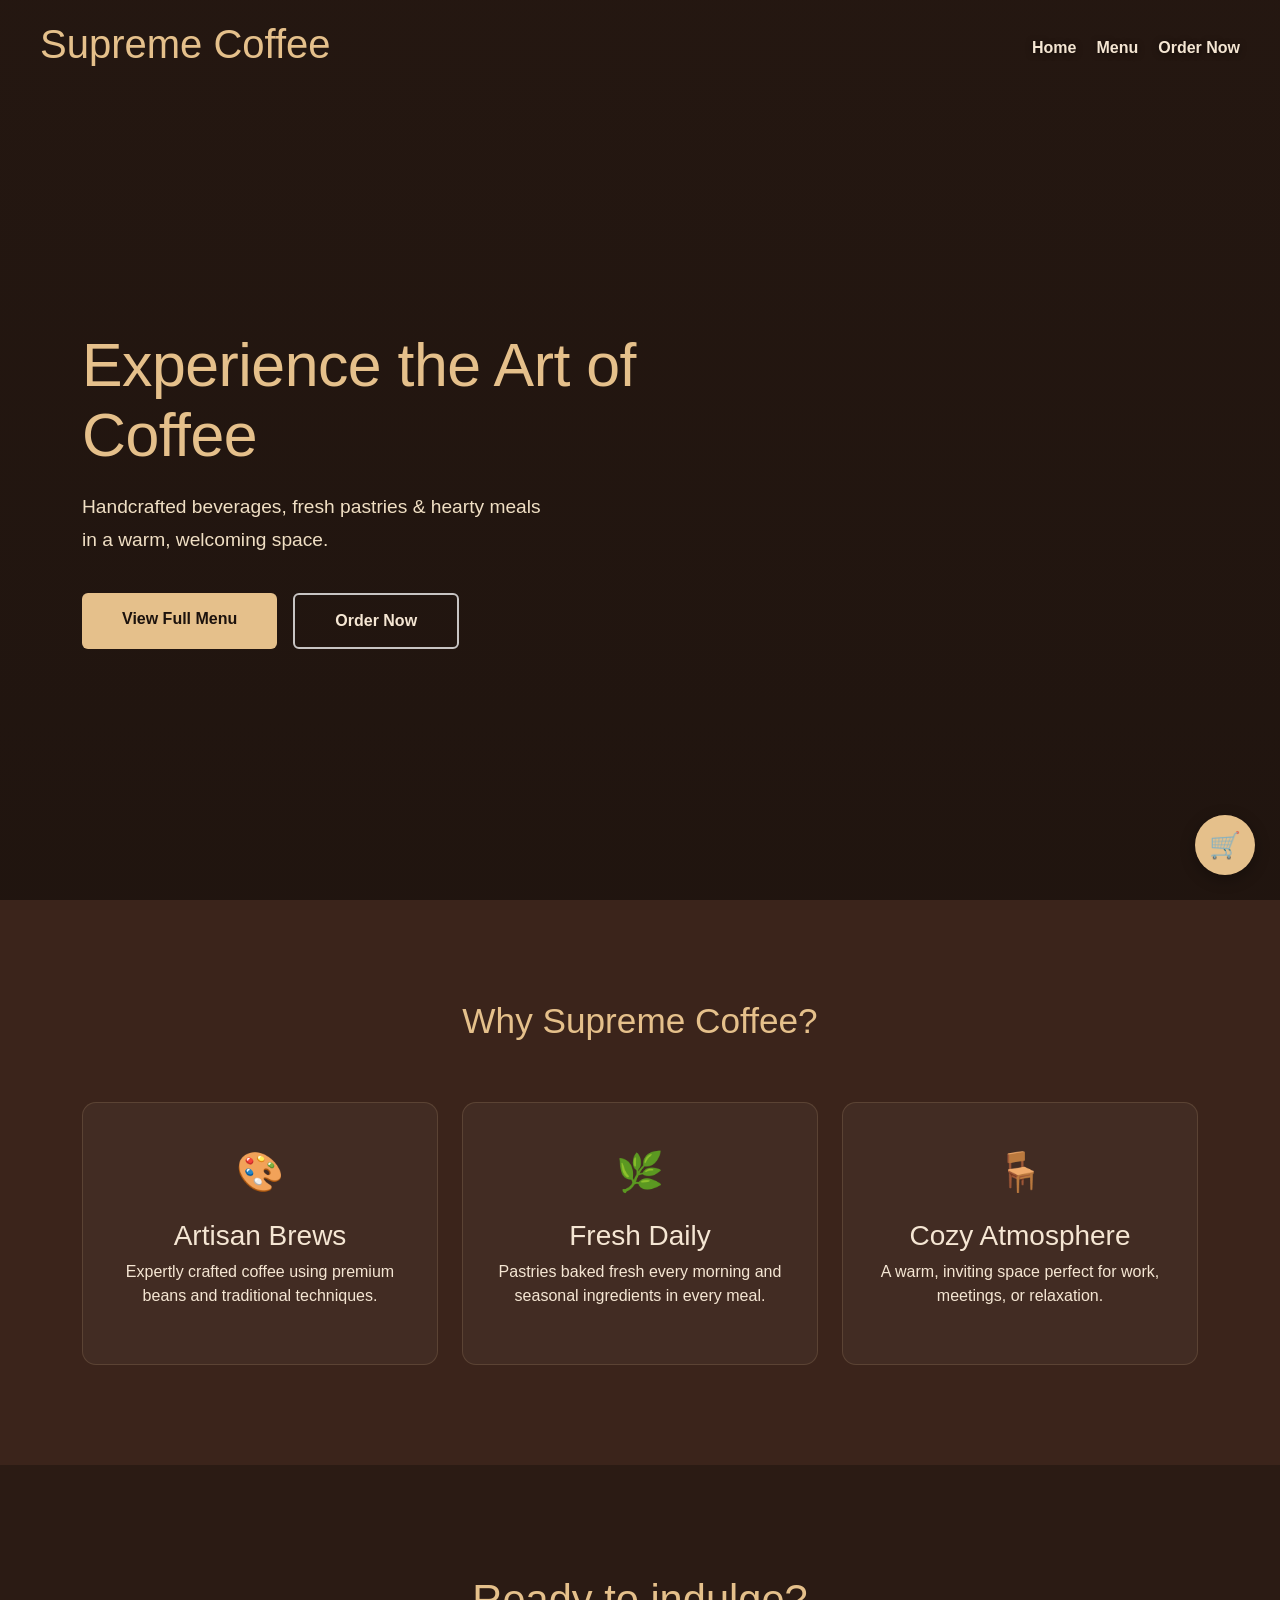
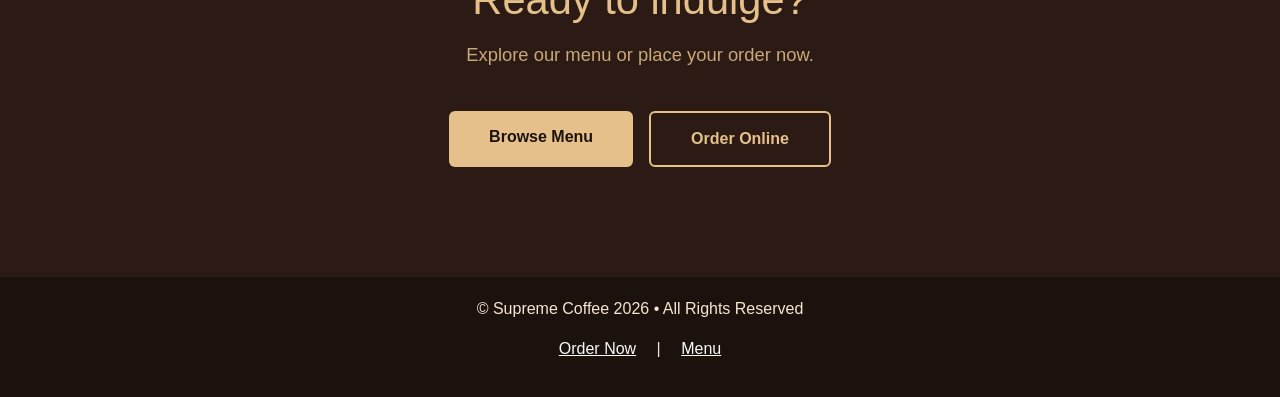
<file: index.html>
<!DOCTYPE html>
<html lang="en">
<head>
    <meta charset="UTF-8">
    <meta name="viewport" content="width=device-width, initial-scale=1.0">
    <title>Supreme Coffee</title>
    <link href="https://cdn.jsdelivr.net/npm/bootstrap@5.3.3/dist/css/bootstrap.min.css" rel="stylesheet">
    <link rel="stylesheet" href="style.css">
    <style>
        /* ── Transparent overlay header for home page ── */
        header.home-header {
            position: absolute;
            top: 0; left: 0; right: 0;
            background: transparent;
            z-index: 200;
        }
        header.home-header nav a {
            color: #f5e6d3;
            text-shadow: 0 1px 6px rgba(0,0,0,0.5);
        }
        header.home-header nav a:hover { color: #e5c08b; }

        /* ── Full-bleed hero ── */
        .hero {
            height: 100vh;
            min-height: 650px;
            background: linear-gradient(
                            to bottom,
                            rgba(28,18,13,0.45) 0%,
                            rgba(28,18,13,0.72) 100%
                        ),
                        url("https://images.unsplash.com/photo-1509042239860-f550ce710b93?auto=format&fit=crop&w=2000&q=80")
                        center/cover no-repeat;
            display: flex;
            align-items: center;
            padding-top: 80px;
        }

        .hero-text { max-width: 560px; }

        .hero-text h2 {
            font-size: clamp(2.4rem, 5vw, 3.8rem);
            line-height: 1.15;
            letter-spacing: -0.5px;
            color: #e5c08b;
            margin-bottom: 20px;
        }

        .hero-text p {
            font-size: 1.2rem;
            color: #f0dfc4;
            margin-bottom: 36px;
            line-height: 1.7;
        }

        .hero-btn-primary {
            background: #e5c08b;
            color: #1c120d;
            font-weight: 700;
            padding: 14px 40px;
            border-radius: 6px;
            text-decoration: none;
            font-size: 1rem;
            transition: all 0.2s;
        }
        .hero-btn-primary:hover {
            background: #d4ad77;
            transform: translateY(-2px);
        }

        .hero-btn-outline {
            border: 2px solid rgba(255,255,255,0.75);
            color: #f5e6d3;
            padding: 14px 40px;
            border-radius: 6px;
            text-decoration: none;
            font-size: 1rem;
            font-weight: 600;
            transition: all 0.2s;
        }
        .hero-btn-outline:hover {
            border-color: #e5c08b;
            color: #e5c08b;
            transform: translateY(-2px);
        }

        /* Features & CTA (kept your nice styling) */
        .features-section {
            background: #3b241b;
            padding: 100px 0;
        }
        .features-section h2 {
            color: #e5c08b;
            font-size: 2.2rem;
            margin-bottom: 60px;
        }
        .feature-card {
            background: rgba(255,255,255,0.04);
            border: 1px solid rgba(229,192,139,0.15);
            border-radius: 14px;
            padding: 40px 30px;
            text-align: center;
            transition: all 0.35s ease;
        }
        .feature-card:hover {
            transform: translateY(-12px);
            background: rgba(229,192,139,0.08);
            border-color: rgba(229,192,139,0.4);
        }
        .feature-icon {
            font-size: 2.4rem;
            margin-bottom: 18px;
            display: block;
        }
    </style>
</head>
<body>

<!-- Transparent header overlays the hero -->
<header class="home-header">
    <h1>Supreme Coffee</h1>
    <nav>
        <a href="index.html">Home</a>
        <a href="menu.html">Menu</a>
        <a href="contact.html" class="cart-link">
            Order Now
            <span id="cart-badge"></span>
        </a>
    </nav>
</header>

<!-- Hero -->
<section class="hero">
    <div class="container">
        <div class="hero-text">
            <h2>Experience the Art of Coffee</h2>
            <p>Handcrafted beverages, fresh pastries &amp; hearty meals<br>in a warm, welcoming space.</p>
            <div class="d-flex flex-wrap gap-3">
                <a href="menu.html" class="hero-btn-primary">View Full Menu</a>
                <a href="contact.html" class="hero-btn-outline">Order Now</a>
            </div>
        </div>
    </div>
</section>

<!-- Features -->
<section class="features-section">
    <div class="container">
        <h2 class="text-center">Why Supreme Coffee?</h2>
        <div class="row g-4">
            <div class="col-md-4">
                <div class="feature-card h-100">
                    <span class="feature-icon">🎨</span>
                    <h3>Artisan Brews</h3>
                    <p>Expertly crafted coffee using premium beans and traditional techniques.</p>
                </div>
            </div>
            <div class="col-md-4">
                <div class="feature-card h-100">
                    <span class="feature-icon">🌿</span>
                    <h3>Fresh Daily</h3>
                    <p>Pastries baked fresh every morning and seasonal ingredients in every meal.</p>
                </div>
            </div>
            <div class="col-md-4">
                <div class="feature-card h-100">
                    <span class="feature-icon">🪑</span>
                    <h3>Cozy Atmosphere</h3>
                    <p>A warm, inviting space perfect for work, meetings, or relaxation.</p>
                </div>
            </div>
        </div>
    </div>
</section>

<!-- CTA -->
<section class="cta-section" style="background: #2b1b14; padding: 110px 20px; text-align: center;">
    <div class="container">
        <h2 style="color: #e5c08b; font-size: 2.6rem; margin-bottom: 16px;">Ready to indulge?</h2>
        <p style="color: #c9a87a; font-size: 1.15rem; margin-bottom: 42px;">Explore our menu or place your order now.</p>
        <div class="d-flex justify-content-center flex-wrap gap-3">
            <a href="menu.html" class="hero-btn-primary">Browse Menu</a>
            <a href="contact.html" class="hero-btn-outline" style="border-color:#e5c08b; color:#e5c08b;">
                Order Online
            </a>
        </div>
    </div>
</section>

<footer>
    <p>© Supreme Coffee 2026 • All Rights Reserved</p>
    <p class="mt-2">
        <a href="contact.html" class="text-light mx-3">Order Now</a> |
        <a href="menu.html" class="text-light mx-3">Menu</a>
    </p>
</footer>

<!-- Floating Cart Button -->
<a href="contact.html" id="floating-cart">
    🛒
    <span class="cart-count" id="floating-count">0</span>
</a>

<script src="https://cdn.jsdelivr.net/npm/bootstrap@5.3.3/dist/js/bootstrap.bundle.min.js"></script>
<script>
    function updateCartBadge() {
        const cart = JSON.parse(localStorage.getItem('cart')) || [];
        const badge = document.getElementById('cart-badge');
        const floatingCount = document.getElementById('floating-count');

        if (cart.length > 0) {
            badge.textContent = cart.length;
            badge.style.display = 'inline';
            floatingCount.textContent = cart.length;
            floatingCount.style.display = 'flex';
        } else {
            badge.style.display = 'none';
            floatingCount.style.display = 'none';
        }
    }

    // Update badge when page loads
    updateCartBadge();

    // Also update when user returns to this tab (in case they added items elsewhere)
    window.addEventListener('focus', updateCartBadge);
</script>
</body>
</html>
</file>
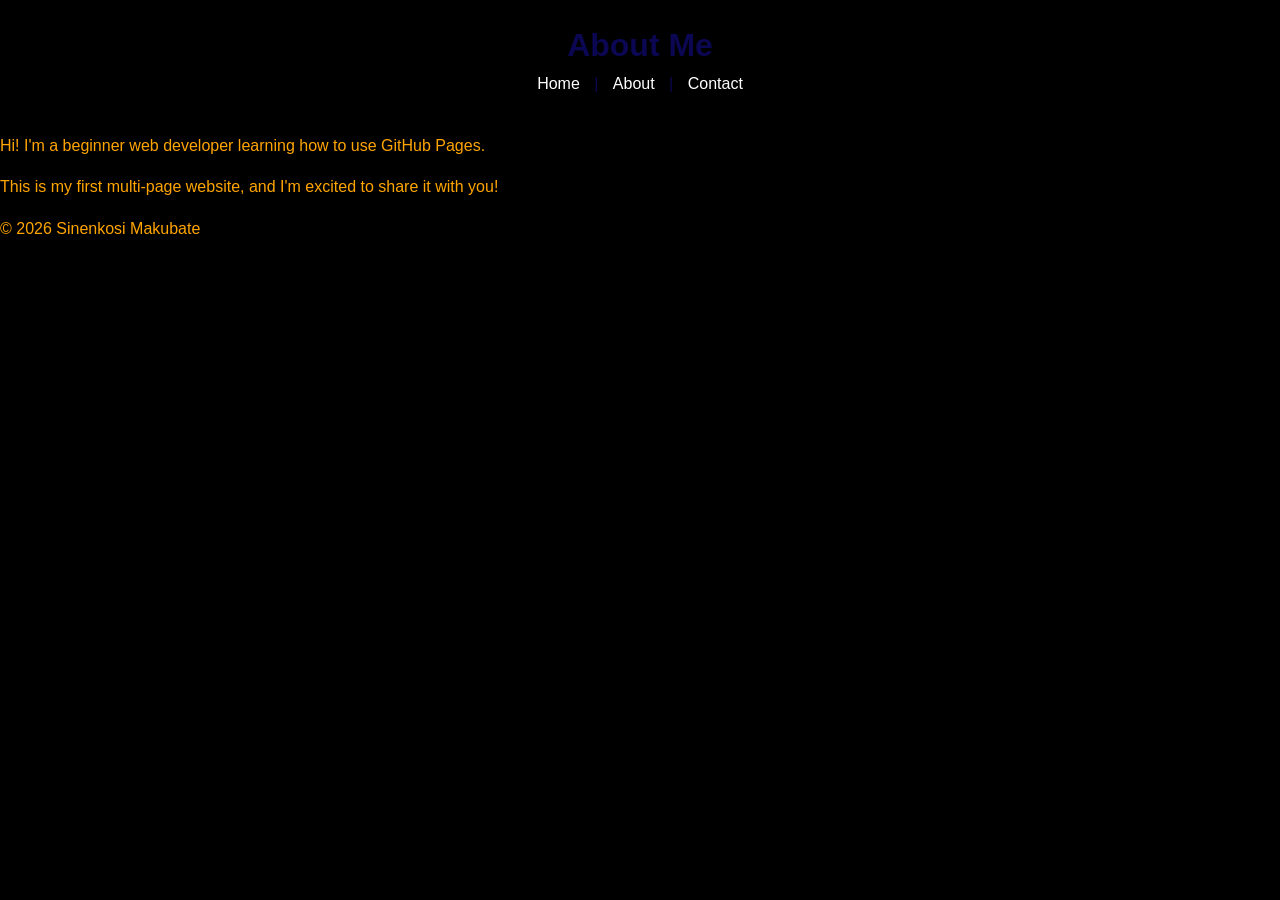
<file: about.html>
<!DOCTYPE html>

<html lang="en">

<head>

<meta charset="UTF-8">

<meta name="viewport" content="width=device-width, initial-scale=1.0">

<title>About Me</title>
  <link rel="stylesheet" href="styles.css"> 

</head>

<body>

<header>

<h1>About Me</h1>

<nav>

<a href="index.html">Home</a> |

<a href="about.html">About</a> |

<a href="contact.html">Contact</a>

</nav>

</header>


<main>

<p>Hi! I'm a beginner web developer learning how to use GitHub Pages.</p>

<p>This is my first multi-page website, and I'm excited to share it with you!</p>

</main>


<footer>

<p>&copy; 2026 Sinenkosi Makubate</p>

</footer>

</body>


</html>
</file>
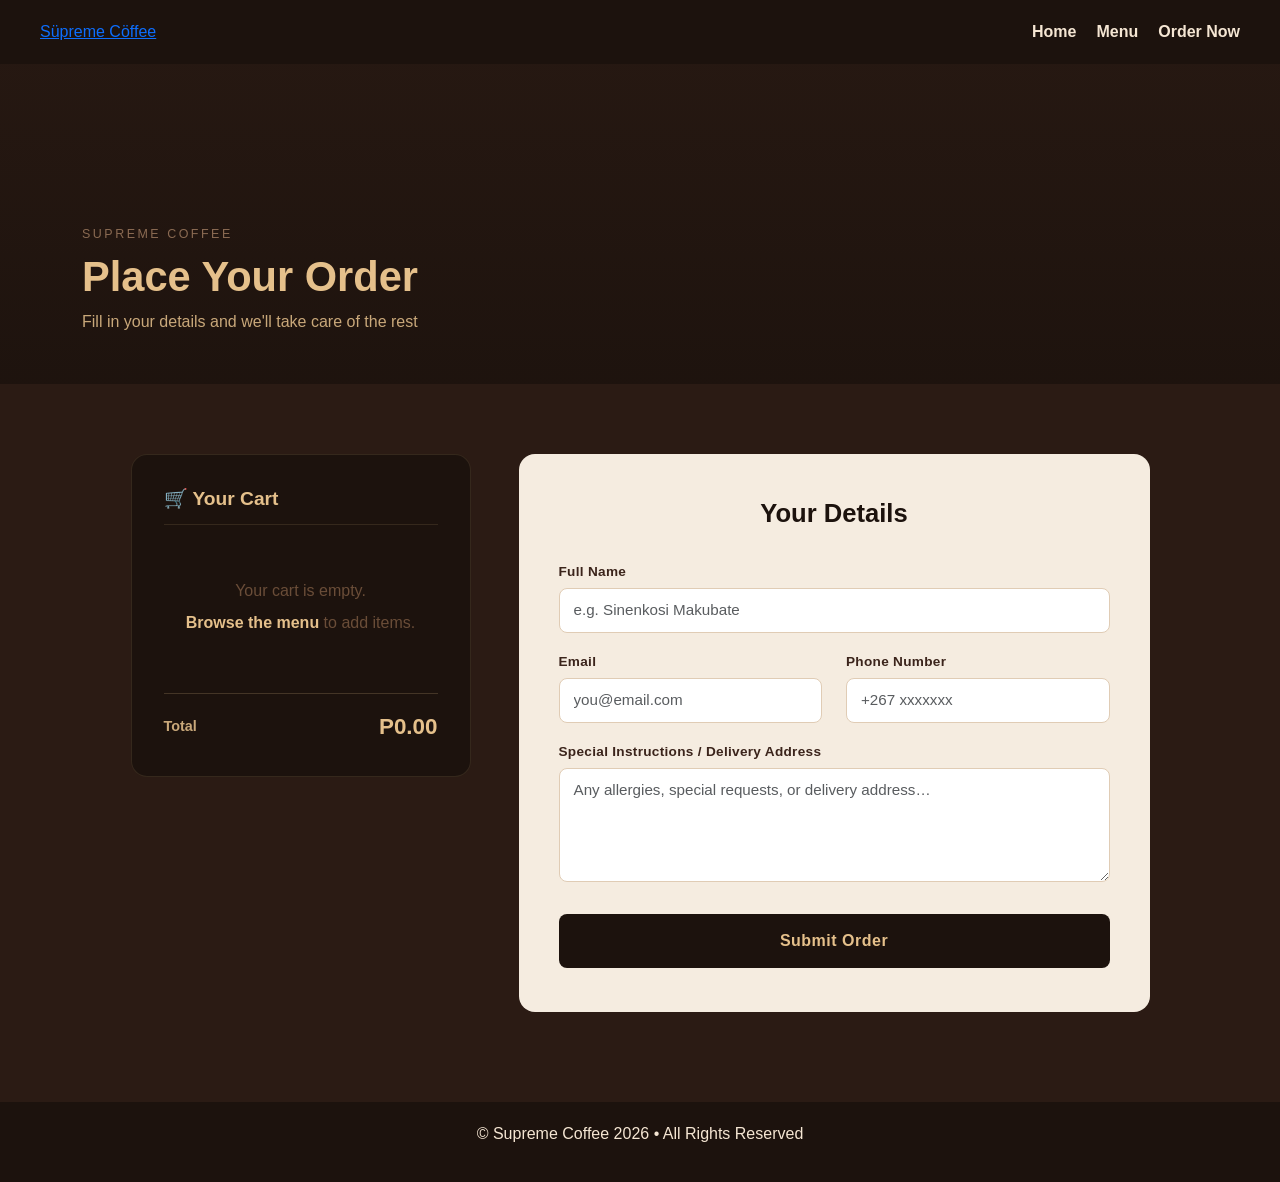
<file: contact (4).html>
<!DOCTYPE html>
<html lang="en">
<head>
  <meta charset="UTF-8">
  <meta name="viewport" content="width=device-width, initial-scale=1.0">
  <title>Supreme Coffee — Order</title>
  <link href="https://cdn.jsdelivr.net/npm/bootstrap@5.3.3/dist/css/bootstrap.min.css" rel="stylesheet">
  <link rel="stylesheet" href="style.css">
  <style>
    /* ── Page banner ── */
    .page-banner {
        height: 320px;
        background: linear-gradient(to bottom, rgba(28,18,13,0.35) 0%, rgba(28,18,13,0.88) 100%),
                    url('https://images.unsplash.com/photo-1509042239860-f550ce710b93?auto=format&fit=crop&w=2000&q=80')
                    center/cover no-repeat;
        display: flex;
        align-items: flex-end;
        padding-bottom: 50px;
    }
    .banner-eyebrow {
        color: #8a6a52;
        font-size: 0.78rem;
        letter-spacing: 2.5px;
        text-transform: uppercase;
        margin-bottom: 8px;
    }
    .banner-title {
        color: #e5c08b;
        font-size: clamp(1.8rem, 3.5vw, 2.6rem);
        font-weight: 700;
        margin: 0;
    }
    .banner-sub {
        color: #c9a87a;
        margin: 8px 0 0;
        font-size: 1rem;
    }

    /* ── Two-column layout area ── */
    .order-area {
        background: #2b1b14;
        padding: 70px 0 90px;
    }

    /* ── Cart panel ── */
    .cart-panel {
        background: #1c120d;
        border: 1px solid rgba(229,192,139,0.12);
        border-radius: 16px;
        padding: 32px;
        position: sticky;
        top: 24px;
    }
    .cart-panel h3 {
        color: #e5c08b;
        font-size: 1.2rem;
        font-weight: 700;
        margin-bottom: 24px;
        padding-bottom: 14px;
        border-bottom: 1px solid rgba(229,192,139,0.12);
    }
    .cart-item {
        display: flex;
        justify-content: space-between;
        align-items: center;
        padding: 10px 0;
        border-bottom: 1px solid rgba(255,255,255,0.05);
    }
    .cart-item-name { color: #f5e6d3; font-size: 0.9rem; }
    .cart-item-price { color: #e5c08b; font-weight: 700; font-size: 0.9rem; }
    .remove-btn {
        background: none;
        border: none;
        color: rgba(217,83,79,0.6);
        font-size: 0.9rem;
        cursor: pointer;
        padding: 0 0 0 10px;
        transition: color 0.2s;
        line-height: 1;
    }
    .remove-btn:hover { color: #d9534f; }
    .cart-total-row {
        display: flex;
        justify-content: space-between;
        align-items: center;
        margin-top: 20px;
        padding-top: 16px;
        border-top: 1px solid rgba(229,192,139,0.2);
    }
    .cart-total-label { color: #c9a87a; font-size: 0.9rem; font-weight: 600; }
    .cart-total-amount { color: #e5c08b; font-size: 1.4rem; font-weight: 700; }
    .empty-cart-msg {
        text-align: center;
        padding: 30px 10px;
        color: #6a4d38;
    }
    .empty-cart-msg p { margin: 0 0 8px; }
    .empty-cart-msg a { color: #e5c08b; text-decoration: none; font-weight: 600; }
    .empty-cart-msg a:hover { text-decoration: underline; }

    /* ── Order form ── */
    .order-form-wrap {
        background: #f5ece0;
        border-radius: 16px;
        padding: 44px 40px;
    }
    .order-form-wrap h2 {
        color: #1c120d;
        font-size: 1.6rem;
        font-weight: 700;
        margin-bottom: 30px;
        text-align: center;
    }
    .order-form-wrap .form-label {
        color: #3b241b;
        font-weight: 600;
        font-size: 0.85rem;
        letter-spacing: 0.3px;
        margin-bottom: 6px;
    }
    .order-form-wrap .form-control {
        background: white;
        border: 1.5px solid #e0ccb5;
        border-radius: 8px;
        color: #1c120d;
        padding: 10px 14px;
        font-size: 0.95rem;
        transition: border-color 0.2s, box-shadow 0.2s;
    }
    .order-form-wrap .form-control:focus {
        border-color: #c8a46a;
        box-shadow: 0 0 0 3px rgba(229,192,139,0.2);
        outline: none;
    }
    .submit-btn {
        background: #1c120d;
        color: #e5c08b;
        border: none;
        border-radius: 8px;
        width: 100%;
        padding: 15px;
        font-size: 1rem;
        font-weight: 700;
        cursor: pointer;
        letter-spacing: 0.5px;
        transition: background 0.2s, transform 0.15s;
        margin-top: 8px;
    }
    .submit-btn:hover:not(:disabled) {
        background: #2b1b14;
        transform: translateY(-1px);
    }
    .submit-btn:disabled { opacity: 0.6; cursor: not-allowed; }

    /* ── Success state ── */
    #successMessage {
        display: none;
        background: #f5ece0;
        border-radius: 16px;
        padding: 60px 40px;
        text-align: center;
    }
    #successMessage h2 { color: #1c120d; font-weight: 700; margin-bottom: 14px; }
    #successMessage p { color: #5a3d28; }
    .success-icon {
        font-size: 3rem;
        margin-bottom: 16px;
        display: block;
    }
  </style>
</head>
<body>

<header>
  <a href="index.html" class="site-logo">Süpreme Cöffee</a>
  <nav>
    <a href="index.html">Home</a>
    <a href="menu.html">Menu</a>
    <a href="contact.html" class="cart-link">
      Order Now
      <span id="cart-badge"></span>
    </a>
  </nav>
</header>

<!-- Banner -->
<div class="page-banner">
  <div class="container">
    <p class="banner-eyebrow">Supreme Coffee</p>
    <h1 class="banner-title">Place Your Order</h1>
    <p class="banner-sub">Fill in your details and we'll take care of the rest</p>
  </div>
</div>

<!-- Order area -->
<div class="order-area">
  <div class="container">
    <div class="row g-5 justify-content-center">

      <!-- Cart -->
      <div class="col-lg-4">
        <div class="cart-panel">
          <h3>🛒 Your Cart</h3>
          <div id="cart-items"></div>
          <div class="cart-total-row">
            <span class="cart-total-label">Total</span>
            <span class="cart-total-amount" id="cart-total">P0.00</span>
          </div>
        </div>
      </div>

      <!-- Form -->
      <div class="col-lg-7">
        <div class="order-form-wrap" id="formWrap">
          <h2>Your Details</h2>

          <form id="orderForm">
            <div class="mb-3">
              <label class="form-label">Full Name</label>
              <input type="text" name="name" class="form-control" placeholder="e.g. Sinenkosi Makubate" required>
            </div>
            <div class="row">
              <div class="col-md-6 mb-3">
                <label class="form-label">Email</label>
                <input type="email" name="email" class="form-control" placeholder="you@email.com" required>
              </div>
              <div class="col-md-6 mb-3">
                <label class="form-label">Phone Number</label>
                <input type="tel" name="phone" class="form-control" placeholder="+267 xxxxxxx" required>
              </div>
            </div>
            <div class="mb-4">
              <label class="form-label">Special Instructions / Delivery Address</label>
              <textarea name="instructions" class="form-control" rows="4"
                        placeholder="Any allergies, special requests, or delivery address…"></textarea>
            </div>

            <input type="hidden" name="order_summary" id="hidden-order">
            <input type="hidden" name="_subject" value="New Order from Supreme Coffee Website">

            <button type="submit" id="submitBtn" class="submit-btn">Submit Order</button>
          </form>
        </div>

        <!-- Success -->
        <div id="successMessage">
          <span class="success-icon">☕</span>
          <h2>Order Received!</h2>
          <p class="lead">Thank you! Your order has been submitted successfully.</p>
          <p>We'll contact you shortly to confirm.</p>
          <button onclick="window.location.reload()" class="submit-btn mt-4" style="max-width:280px; margin: 24px auto 0;">
            Place Another Order
          </button>
        </div>
      </div>

    </div>
  </div>
</div>

<footer>
  <p>© Supreme Coffee 2026 • All Rights Reserved</p>
</footer>

<script>
  let cart = JSON.parse(localStorage.getItem('cart')) || [];

  function saveCart() { localStorage.setItem('cart', JSON.stringify(cart)); }

  function removeItem(i) {
    cart.splice(i, 1);
    saveCart();
    renderCart();
    updateCartBadge();
  }

  function renderCart() {
    const container = document.getElementById('cart-items');
    let total = 0;
    container.innerHTML = '';

    if (cart.length === 0) {
      container.innerHTML = `
        <div class="empty-cart-msg">
          <p>Your cart is empty.</p>
          <p><a href="menu.html">Browse the menu</a> to add items.</p>
        </div>`;
      document.getElementById('cart-total').textContent = 'P0.00';
      document.getElementById('hidden-order').value = '[]';
      return;
    }

    cart.forEach((item, i) => {
      const price = parseFloat(item.price.replace('P', ''));
      total += price;
      container.innerHTML += `
        <div class="cart-item">
          <span class="cart-item-name">${item.name}</span>
          <div style="display:flex;align-items:center;">
            <span class="cart-item-price">${item.price}</span>
            <button class="remove-btn" onclick="removeItem(${i})" title="Remove">✕</button>
          </div>
        </div>`;
    });

    document.getElementById('cart-total').textContent = `P${total.toFixed(2)}`;
    document.getElementById('hidden-order').value = JSON.stringify(cart, null, 2);
  }

  function updateCartBadge() {
    const badge = document.getElementById('cart-badge');
    if (cart.length > 0) { badge.textContent = cart.length; badge.style.display = 'inline'; }
    else { badge.style.display = 'none'; }
  }

  renderCart();
  updateCartBadge();

  document.getElementById('orderForm').addEventListener('submit', async function(e) {
    e.preventDefault();
    if (cart.length === 0) { alert('Your cart is empty! Add items from the menu first.'); return; }

    const btn = document.getElementById('submitBtn');
    btn.disabled = true;
    btn.textContent = 'Sending…';

    try {
      const res = await fetch('https://formspree.io/f/mbdwzlar', {
        method: 'POST',
        body: new FormData(this),
        headers: { 'Accept': 'application/json' }
      });
      if (res.ok) {
        document.getElementById('formWrap').style.display = 'none';
        document.getElementById('successMessage').style.display = 'block';
        localStorage.removeItem('cart');
        updateCartBadge();
      } else {
        alert('Something went wrong. Please try again.');
        btn.disabled = false; btn.textContent = 'Submit Order';
      }
    } catch {
      alert('Connection error. Check your internet and try again.');
      btn.disabled = false; btn.textContent = 'Submit Order';
    }
  });
</script>
</body>
</html>
</file>
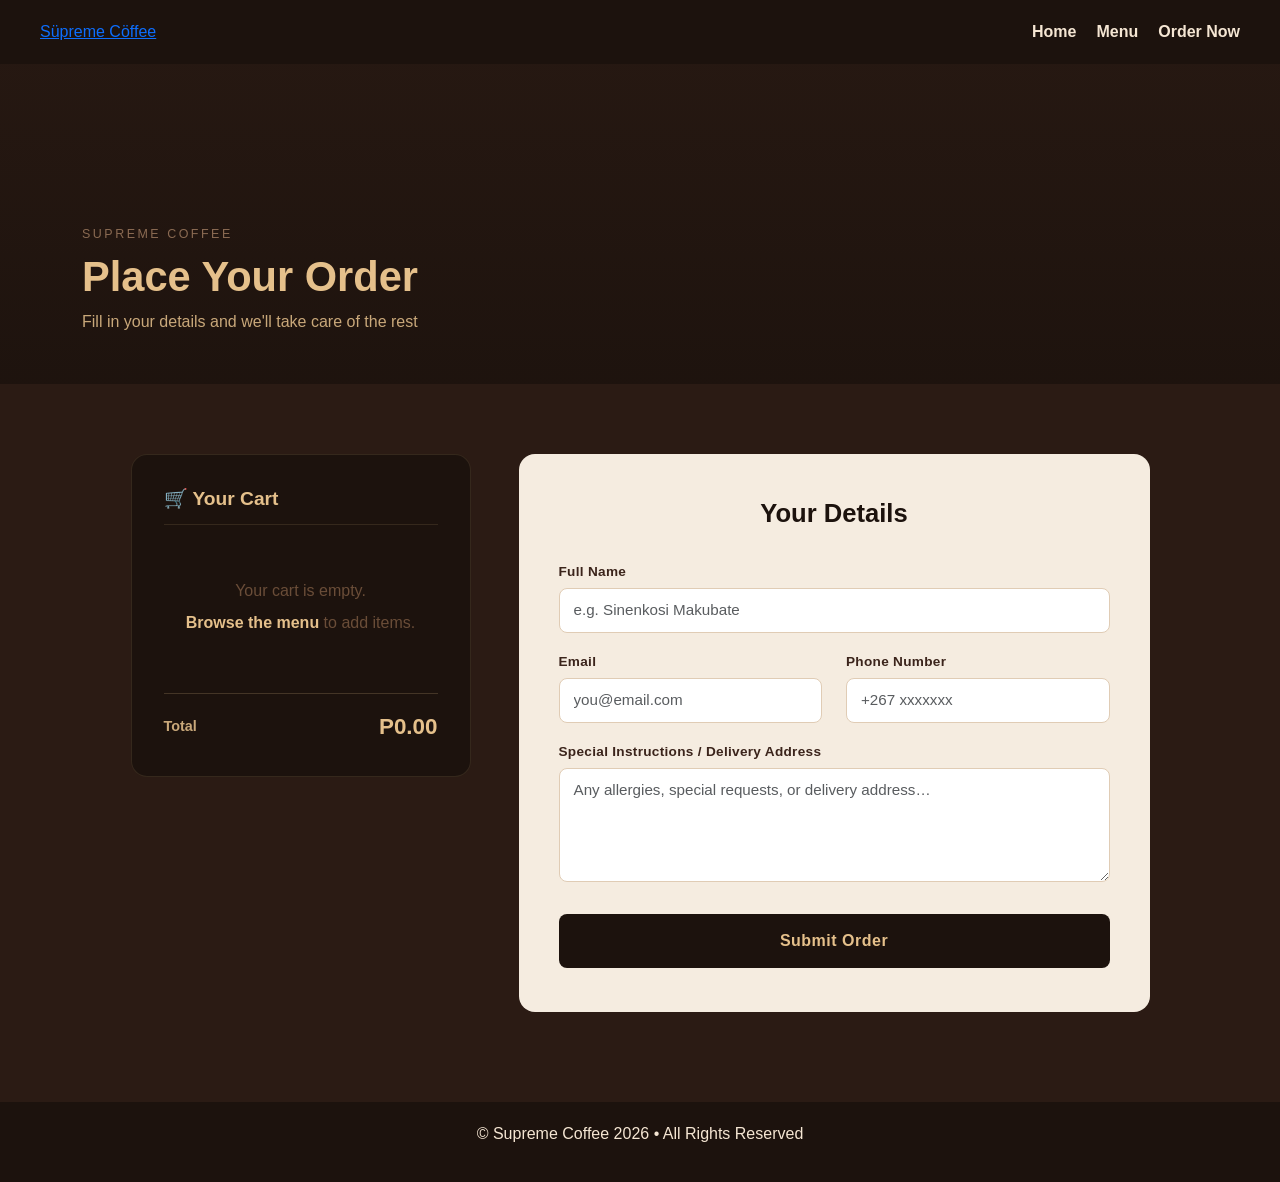
<file: contact (5).html>
<!DOCTYPE html>
<html lang="en">
<head>
  <meta charset="UTF-8">
  <meta name="viewport" content="width=device-width, initial-scale=1.0">
  <title>Supreme Coffee — Order</title>
  <link href="https://cdn.jsdelivr.net/npm/bootstrap@5.3.3/dist/css/bootstrap.min.css" rel="stylesheet">
  <link rel="stylesheet" href="style.css">
    <link href="https://fonts.googleapis.com/css2?family=Dancing+Script:wght@700&display=swap" rel="stylesheet">
  <style>
    /* ── Page banner ── */
    .page-banner {
        height: 320px;
        background: linear-gradient(to bottom, rgba(28,18,13,0.35) 0%, rgba(28,18,13,0.88) 100%),
                    url('https://images.unsplash.com/photo-1509042239860-f550ce710b93?auto=format&fit=crop&w=2000&q=80')
                    center/cover no-repeat;
        display: flex;
        align-items: flex-end;
        padding-bottom: 50px;
    }
    .banner-eyebrow {
        color: #8a6a52;
        font-size: 0.78rem;
        letter-spacing: 2.5px;
        text-transform: uppercase;
        margin-bottom: 8px;
    }
    .banner-title {
        color: #e5c08b;
        font-size: clamp(1.8rem, 3.5vw, 2.6rem);
        font-weight: 700;
        margin: 0;
    }
    .banner-sub {
        color: #c9a87a;
        margin: 8px 0 0;
        font-size: 1rem;
    }

    /* ── Two-column layout area ── */
    .order-area {
        background: #2b1b14;
        padding: 70px 0 90px;
    }

    /* ── Cart panel ── */
    .cart-panel {
        background: #1c120d;
        border: 1px solid rgba(229,192,139,0.12);
        border-radius: 16px;
        padding: 32px;
        position: sticky;
        top: 24px;
    }
    .cart-panel h3 {
        color: #e5c08b;
        font-size: 1.2rem;
        font-weight: 700;
        margin-bottom: 24px;
        padding-bottom: 14px;
        border-bottom: 1px solid rgba(229,192,139,0.12);
    }
    .cart-item {
        display: flex;
        justify-content: space-between;
        align-items: center;
        padding: 10px 0;
        border-bottom: 1px solid rgba(255,255,255,0.05);
    }
    .cart-item-name { color: #f5e6d3; font-size: 0.9rem; }
    .cart-item-price { color: #e5c08b; font-weight: 700; font-size: 0.9rem; }
    .remove-btn {
        background: none;
        border: none;
        color: rgba(217,83,79,0.6);
        font-size: 0.9rem;
        cursor: pointer;
        padding: 0 0 0 10px;
        transition: color 0.2s;
        line-height: 1;
    }
    .remove-btn:hover { color: #d9534f; }
    .cart-total-row {
        display: flex;
        justify-content: space-between;
        align-items: center;
        margin-top: 20px;
        padding-top: 16px;
        border-top: 1px solid rgba(229,192,139,0.2);
    }
    .cart-total-label { color: #c9a87a; font-size: 0.9rem; font-weight: 600; }
    .cart-total-amount { color: #e5c08b; font-size: 1.4rem; font-weight: 700; }
    .empty-cart-msg {
        text-align: center;
        padding: 30px 10px;
        color: #6a4d38;
    }
    .empty-cart-msg p { margin: 0 0 8px; }
    .empty-cart-msg a { color: #e5c08b; text-decoration: none; font-weight: 600; }
    .empty-cart-msg a:hover { text-decoration: underline; }

    /* ── Order form ── */
    .order-form-wrap {
        background: #f5ece0;
        border-radius: 16px;
        padding: 44px 40px;
    }
    .order-form-wrap h2 {
        color: #1c120d;
        font-size: 1.6rem;
        font-weight: 700;
        margin-bottom: 30px;
        text-align: center;
    }
    .order-form-wrap .form-label {
        color: #3b241b;
        font-weight: 600;
        font-size: 0.85rem;
        letter-spacing: 0.3px;
        margin-bottom: 6px;
    }
    .order-form-wrap .form-control {
        background: white;
        border: 1.5px solid #e0ccb5;
        border-radius: 8px;
        color: #1c120d;
        padding: 10px 14px;
        font-size: 0.95rem;
        transition: border-color 0.2s, box-shadow 0.2s;
    }
    .order-form-wrap .form-control:focus {
        border-color: #c8a46a;
        box-shadow: 0 0 0 3px rgba(229,192,139,0.2);
        outline: none;
    }
    .submit-btn {
        background: #1c120d;
        color: #e5c08b;
        border: none;
        border-radius: 8px;
        width: 100%;
        padding: 15px;
        font-size: 1rem;
        font-weight: 700;
        cursor: pointer;
        letter-spacing: 0.5px;
        transition: background 0.2s, transform 0.15s;
        margin-top: 8px;
    }
    .submit-btn:hover:not(:disabled) {
        background: #2b1b14;
        transform: translateY(-1px);
    }
    .submit-btn:disabled { opacity: 0.6; cursor: not-allowed; }

    /* ── Success state ── */
    #successMessage {
        display: none;
        background: #f5ece0;
        border-radius: 16px;
        padding: 60px 40px;
        text-align: center;
    }
    #successMessage h2 { color: #1c120d; font-weight: 700; margin-bottom: 14px; }
    #successMessage p { color: #5a3d28; }
    .success-icon {
        font-size: 3rem;
        margin-bottom: 16px;
        display: block;
    }
  </style>
</head>
<body>

<header>
  <a href="index.html" class="site-logo">Süpreme Cöffee</a>
  <nav>
    <a href="index.html">Home</a>
    <a href="menu.html">Menu</a>
    <a href="contact.html" class="cart-link">
      Order Now
      <span id="cart-badge"></span>
    </a>
  </nav>
</header>

<!-- Banner -->
<div class="page-banner">
  <div class="container">
    <p class="banner-eyebrow">Supreme Coffee</p>
    <h1 class="banner-title">Place Your Order</h1>
    <p class="banner-sub">Fill in your details and we'll take care of the rest</p>
  </div>
</div>

<!-- Order area -->
<div class="order-area">
  <div class="container">
    <div class="row g-5 justify-content-center">

      <!-- Cart -->
      <div class="col-lg-4">
        <div class="cart-panel">
          <h3>🛒 Your Cart</h3>
          <div id="cart-items"></div>
          <div class="cart-total-row">
            <span class="cart-total-label">Total</span>
            <span class="cart-total-amount" id="cart-total">P0.00</span>
          </div>
        </div>
      </div>

      <!-- Form -->
      <div class="col-lg-7">
        <div class="order-form-wrap" id="formWrap">
          <h2>Your Details</h2>

          <form id="orderForm">
            <div class="mb-3">
              <label class="form-label">Full Name</label>
              <input type="text" name="name" class="form-control" placeholder="e.g. Sinenkosi Makubate" required>
            </div>
            <div class="row">
              <div class="col-md-6 mb-3">
                <label class="form-label">Email</label>
                <input type="email" name="email" class="form-control" placeholder="you@email.com" required>
              </div>
              <div class="col-md-6 mb-3">
                <label class="form-label">Phone Number</label>
                <input type="tel" name="phone" class="form-control" placeholder="+267 xxxxxxx" required>
              </div>
            </div>
            <div class="mb-4">
              <label class="form-label">Special Instructions / Delivery Address</label>
              <textarea name="instructions" class="form-control" rows="4"
                        placeholder="Any allergies, special requests, or delivery address…"></textarea>
            </div>

            <input type="hidden" name="order_summary" id="hidden-order">
            <input type="hidden" name="_subject" value="New Order from Supreme Coffee Website">

            <button type="submit" id="submitBtn" class="submit-btn">Submit Order</button>
          </form>
        </div>

        <!-- Success -->
        <div id="successMessage">
          <span class="success-icon">☕</span>
          <h2>Order Received!</h2>
          <p class="lead">Thank you! Your order has been submitted successfully.</p>
          <p>We'll contact you shortly to confirm.</p>
          <button onclick="window.location.reload()" class="submit-btn mt-4" style="max-width:280px; margin: 24px auto 0;">
            Place Another Order
          </button>
        </div>
      </div>

    </div>
  </div>
</div>

<footer>
  <p>© Supreme Coffee 2026 • All Rights Reserved</p>
</footer>

<script>
  let cart = JSON.parse(localStorage.getItem('cart')) || [];

  function saveCart() { localStorage.setItem('cart', JSON.stringify(cart)); }

  function removeItem(i) {
    cart.splice(i, 1);
    saveCart();
    renderCart();
    updateCartBadge();
  }

  function renderCart() {
    const container = document.getElementById('cart-items');
    let total = 0;
    container.innerHTML = '';

    if (cart.length === 0) {
      container.innerHTML = `
        <div class="empty-cart-msg">
          <p>Your cart is empty.</p>
          <p><a href="menu.html">Browse the menu</a> to add items.</p>
        </div>`;
      document.getElementById('cart-total').textContent = 'P0.00';
      document.getElementById('hidden-order').value = '[]';
      return;
    }

    cart.forEach((item, i) => {
      const price = parseFloat(item.price.replace('P', ''));
      total += price;
      container.innerHTML += `
        <div class="cart-item">
          <span class="cart-item-name">${item.name}</span>
          <div style="display:flex;align-items:center;">
            <span class="cart-item-price">${item.price}</span>
            <button class="remove-btn" onclick="removeItem(${i})" title="Remove">✕</button>
          </div>
        </div>`;
    });

    document.getElementById('cart-total').textContent = `P${total.toFixed(2)}`;
    document.getElementById('hidden-order').value = JSON.stringify(cart, null, 2);
  }

  function updateCartBadge() {
    const badge = document.getElementById('cart-badge');
    if (cart.length > 0) { badge.textContent = cart.length; badge.style.display = 'inline'; }
    else { badge.style.display = 'none'; }
  }

  renderCart();
  updateCartBadge();

  document.getElementById('orderForm').addEventListener('submit', async function(e) {
    e.preventDefault();
    if (cart.length === 0) { alert('Your cart is empty! Add items from the menu first.'); return; }

    const btn = document.getElementById('submitBtn');
    btn.disabled = true;
    btn.textContent = 'Sending…';

    try {
      const res = await fetch('https://formspree.io/f/mbdwzlar', {
        method: 'POST',
        body: new FormData(this),
        headers: { 'Accept': 'application/json' }
      });
      if (res.ok) {
        document.getElementById('formWrap').style.display = 'none';
        document.getElementById('successMessage').style.display = 'block';
        localStorage.removeItem('cart');
        updateCartBadge();
      } else {
        alert('Something went wrong. Please try again.');
        btn.disabled = false; btn.textContent = 'Submit Order';
      }
    } catch {
      alert('Connection error. Check your internet and try again.');
      btn.disabled = false; btn.textContent = 'Submit Order';
    }
  });
</script>
</body>
</html>
</file>
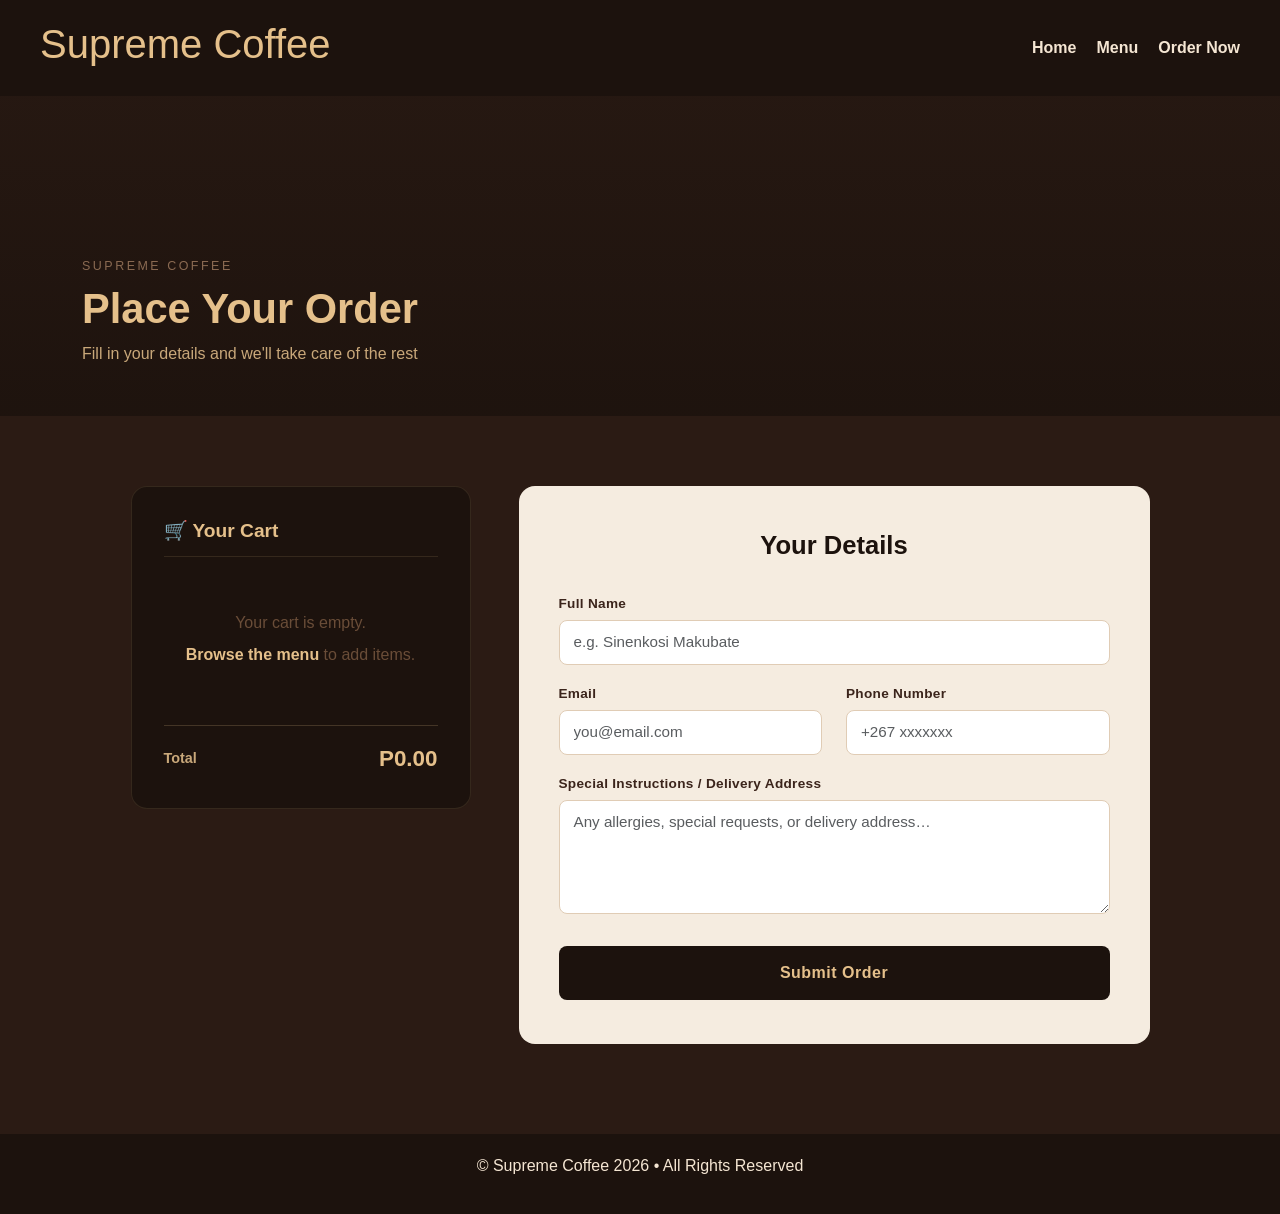
<file: contact (6).html>
<!DOCTYPE html>
<html lang="en">
<head>
  <meta charset="UTF-8">
  <meta name="viewport" content="width=device-width, initial-scale=1.0">
  <title>Supreme Coffee — Order</title>
  <link href="https://cdn.jsdelivr.net/npm/bootstrap@5.3.3/dist/css/bootstrap.min.css" rel="stylesheet">
  <link rel="stylesheet" href="style.css">
  <style>
    /* ── Page banner ── */
    .page-banner {
        height: 320px;
        background: linear-gradient(to bottom, rgba(28,18,13,0.35) 0%, rgba(28,18,13,0.88) 100%),
                    url('https://images.unsplash.com/photo-1509042239860-f550ce710b93?auto=format&fit=crop&w=2000&q=80')
                    center/cover no-repeat;
        display: flex;
        align-items: flex-end;
        padding-bottom: 50px;
    }
    .banner-eyebrow {
        color: #8a6a52;
        font-size: 0.78rem;
        letter-spacing: 2.5px;
        text-transform: uppercase;
        margin-bottom: 8px;
    }
    .banner-title {
        color: #e5c08b;
        font-size: clamp(1.8rem, 3.5vw, 2.6rem);
        font-weight: 700;
        margin: 0;
    }
    .banner-sub {
        color: #c9a87a;
        margin: 8px 0 0;
        font-size: 1rem;
    }

    /* ── Two-column layout area ── */
    .order-area {
        background: #2b1b14;
        padding: 70px 0 90px;
    }

    /* ── Cart panel ── */
    .cart-panel {
        background: #1c120d;
        border: 1px solid rgba(229,192,139,0.12);
        border-radius: 16px;
        padding: 32px;
        position: sticky;
        top: 24px;
    }
    .cart-panel h3 {
        color: #e5c08b;
        font-size: 1.2rem;
        font-weight: 700;
        margin-bottom: 24px;
        padding-bottom: 14px;
        border-bottom: 1px solid rgba(229,192,139,0.12);
    }
    .cart-item {
        display: flex;
        justify-content: space-between;
        align-items: center;
        padding: 10px 0;
        border-bottom: 1px solid rgba(255,255,255,0.05);
    }
    .cart-item-name { color: #f5e6d3; font-size: 0.9rem; }
    .cart-item-price { color: #e5c08b; font-weight: 700; font-size: 0.9rem; }
    .remove-btn {
        background: none;
        border: none;
        color: rgba(217,83,79,0.6);
        font-size: 0.9rem;
        cursor: pointer;
        padding: 0 0 0 10px;
        transition: color 0.2s;
        line-height: 1;
    }
    .remove-btn:hover { color: #d9534f; }
    .cart-total-row {
        display: flex;
        justify-content: space-between;
        align-items: center;
        margin-top: 20px;
        padding-top: 16px;
        border-top: 1px solid rgba(229,192,139,0.2);
    }
    .cart-total-label { color: #c9a87a; font-size: 0.9rem; font-weight: 600; }
    .cart-total-amount { color: #e5c08b; font-size: 1.4rem; font-weight: 700; }
    .empty-cart-msg {
        text-align: center;
        padding: 30px 10px;
        color: #6a4d38;
    }
    .empty-cart-msg p { margin: 0 0 8px; }
    .empty-cart-msg a { color: #e5c08b; text-decoration: none; font-weight: 600; }
    .empty-cart-msg a:hover { text-decoration: underline; }

    /* ── Order form ── */
    .order-form-wrap {
        background: #f5ece0;
        border-radius: 16px;
        padding: 44px 40px;
    }
    .order-form-wrap h2 {
        color: #1c120d;
        font-size: 1.6rem;
        font-weight: 700;
        margin-bottom: 30px;
        text-align: center;
    }
    .order-form-wrap .form-label {
        color: #3b241b;
        font-weight: 600;
        font-size: 0.85rem;
        letter-spacing: 0.3px;
        margin-bottom: 6px;
    }
    .order-form-wrap .form-control {
        background: white;
        border: 1.5px solid #e0ccb5;
        border-radius: 8px;
        color: #1c120d;
        padding: 10px 14px;
        font-size: 0.95rem;
        transition: border-color 0.2s, box-shadow 0.2s;
    }
    .order-form-wrap .form-control:focus {
        border-color: #c8a46a;
        box-shadow: 0 0 0 3px rgba(229,192,139,0.2);
        outline: none;
    }
    .submit-btn {
        background: #1c120d;
        color: #e5c08b;
        border: none;
        border-radius: 8px;
        width: 100%;
        padding: 15px;
        font-size: 1rem;
        font-weight: 700;
        cursor: pointer;
        letter-spacing: 0.5px;
        transition: background 0.2s, transform 0.15s;
        margin-top: 8px;
    }
    .submit-btn:hover:not(:disabled) {
        background: #2b1b14;
        transform: translateY(-1px);
    }
    .submit-btn:disabled { opacity: 0.6; cursor: not-allowed; }

    /* ── Success state ── */
    #successMessage {
        display: none;
        background: #f5ece0;
        border-radius: 16px;
        padding: 60px 40px;
        text-align: center;
    }
    #successMessage h2 { color: #1c120d; font-weight: 700; margin-bottom: 14px; }
    #successMessage p { color: #5a3d28; }
    .success-icon {
        font-size: 3rem;
        margin-bottom: 16px;
        display: block;
    }
  </style>
</head>
<body>

<header>
  <h1>Supreme Coffee</h1>
  <nav>
    <a href="index.html">Home</a>
    <a href="menu.html">Menu</a>
    <a href="contact.html" class="cart-link">
      Order Now
      <span id="cart-badge"></span>
    </a>
  </nav>
</header>

<!-- Banner -->
<div class="page-banner">
  <div class="container">
    <p class="banner-eyebrow">Supreme Coffee</p>
    <h1 class="banner-title">Place Your Order</h1>
    <p class="banner-sub">Fill in your details and we'll take care of the rest</p>
  </div>
</div>

<!-- Order area -->
<div class="order-area">
  <div class="container">
    <div class="row g-5 justify-content-center">

      <!-- Cart -->
      <div class="col-lg-4">
        <div class="cart-panel">
          <h3>🛒 Your Cart</h3>
          <div id="cart-items"></div>
          <div class="cart-total-row">
            <span class="cart-total-label">Total</span>
            <span class="cart-total-amount" id="cart-total">P0.00</span>
          </div>
        </div>
      </div>

      <!-- Form -->
      <div class="col-lg-7">
        <div class="order-form-wrap" id="formWrap">
          <h2>Your Details</h2>

          <form id="orderForm">
            <div class="mb-3">
              <label class="form-label">Full Name</label>
              <input type="text" name="name" class="form-control" placeholder="e.g. Sinenkosi Makubate" required>
            </div>
            <div class="row">
              <div class="col-md-6 mb-3">
                <label class="form-label">Email</label>
                <input type="email" name="email" class="form-control" placeholder="you@email.com" required>
              </div>
              <div class="col-md-6 mb-3">
                <label class="form-label">Phone Number</label>
                <input type="tel" name="phone" class="form-control" placeholder="+267 xxxxxxx" required>
              </div>
            </div>
            <div class="mb-4">
              <label class="form-label">Special Instructions / Delivery Address</label>
              <textarea name="instructions" class="form-control" rows="4"
                        placeholder="Any allergies, special requests, or delivery address…"></textarea>
            </div>

            <input type="hidden" name="order_summary" id="hidden-order">
            <input type="hidden" name="_subject" value="New Order from Supreme Coffee Website">

            <button type="submit" id="submitBtn" class="submit-btn">Submit Order</button>
          </form>
        </div>

        <!-- Success -->
        <div id="successMessage">
          <span class="success-icon">☕</span>
          <h2>Order Received!</h2>
          <p class="lead">Thank you! Your order has been submitted successfully.</p>
          <p>We'll contact you shortly to confirm.</p>
          <button onclick="window.location.reload()" class="submit-btn mt-4" style="max-width:280px; margin: 24px auto 0;">
            Place Another Order
          </button>
        </div>
      </div>

    </div>
  </div>
</div>

<footer>
  <p>© Supreme Coffee 2026 • All Rights Reserved</p>
</footer>

<script>
  let cart = JSON.parse(localStorage.getItem('cart')) || [];

  function saveCart() { localStorage.setItem('cart', JSON.stringify(cart)); }

  function removeItem(i) {
    cart.splice(i, 1);
    saveCart();
    renderCart();
    updateCartBadge();
  }

  function renderCart() {
    const container = document.getElementById('cart-items');
    let total = 0;
    container.innerHTML = '';

    if (cart.length === 0) {
      container.innerHTML = `
        <div class="empty-cart-msg">
          <p>Your cart is empty.</p>
          <p><a href="menu.html">Browse the menu</a> to add items.</p>
        </div>`;
      document.getElementById('cart-total').textContent = 'P0.00';
      document.getElementById('hidden-order').value = '[]';
      return;
    }

    cart.forEach((item, i) => {
      const price = parseFloat(item.price.replace('P', ''));
      total += price;
      container.innerHTML += `
        <div class="cart-item">
          <span class="cart-item-name">${item.name}</span>
          <div style="display:flex;align-items:center;">
            <span class="cart-item-price">${item.price}</span>
            <button class="remove-btn" onclick="removeItem(${i})" title="Remove">✕</button>
          </div>
        </div>`;
    });

    document.getElementById('cart-total').textContent = `P${total.toFixed(2)}`;
    document.getElementById('hidden-order').value = JSON.stringify(cart, null, 2);
  }

  function updateCartBadge() {
    const badge = document.getElementById('cart-badge');
    if (cart.length > 0) { badge.textContent = cart.length; badge.style.display = 'inline'; }
    else { badge.style.display = 'none'; }
  }

  renderCart();
  updateCartBadge();

  document.getElementById('orderForm').addEventListener('submit', async function(e) {
    e.preventDefault();
    if (cart.length === 0) { alert('Your cart is empty! Add items from the menu first.'); return; }

    const btn = document.getElementById('submitBtn');
    btn.disabled = true;
    btn.textContent = 'Sending…';

    try {
      const res = await fetch('https://formspree.io/f/mbdwzlar', {
        method: 'POST',
        body: new FormData(this),
        headers: { 'Accept': 'application/json' }
      });
      if (res.ok) {
        document.getElementById('formWrap').style.display = 'none';
        document.getElementById('successMessage').style.display = 'block';
        localStorage.removeItem('cart');
        updateCartBadge();
      } else {
        alert('Something went wrong. Please try again.');
        btn.disabled = false; btn.textContent = 'Submit Order';
      }
    } catch {
      alert('Connection error. Check your internet and try again.');
      btn.disabled = false; btn.textContent = 'Submit Order';
    }
  });
</script>
</body>
</html>
</file>
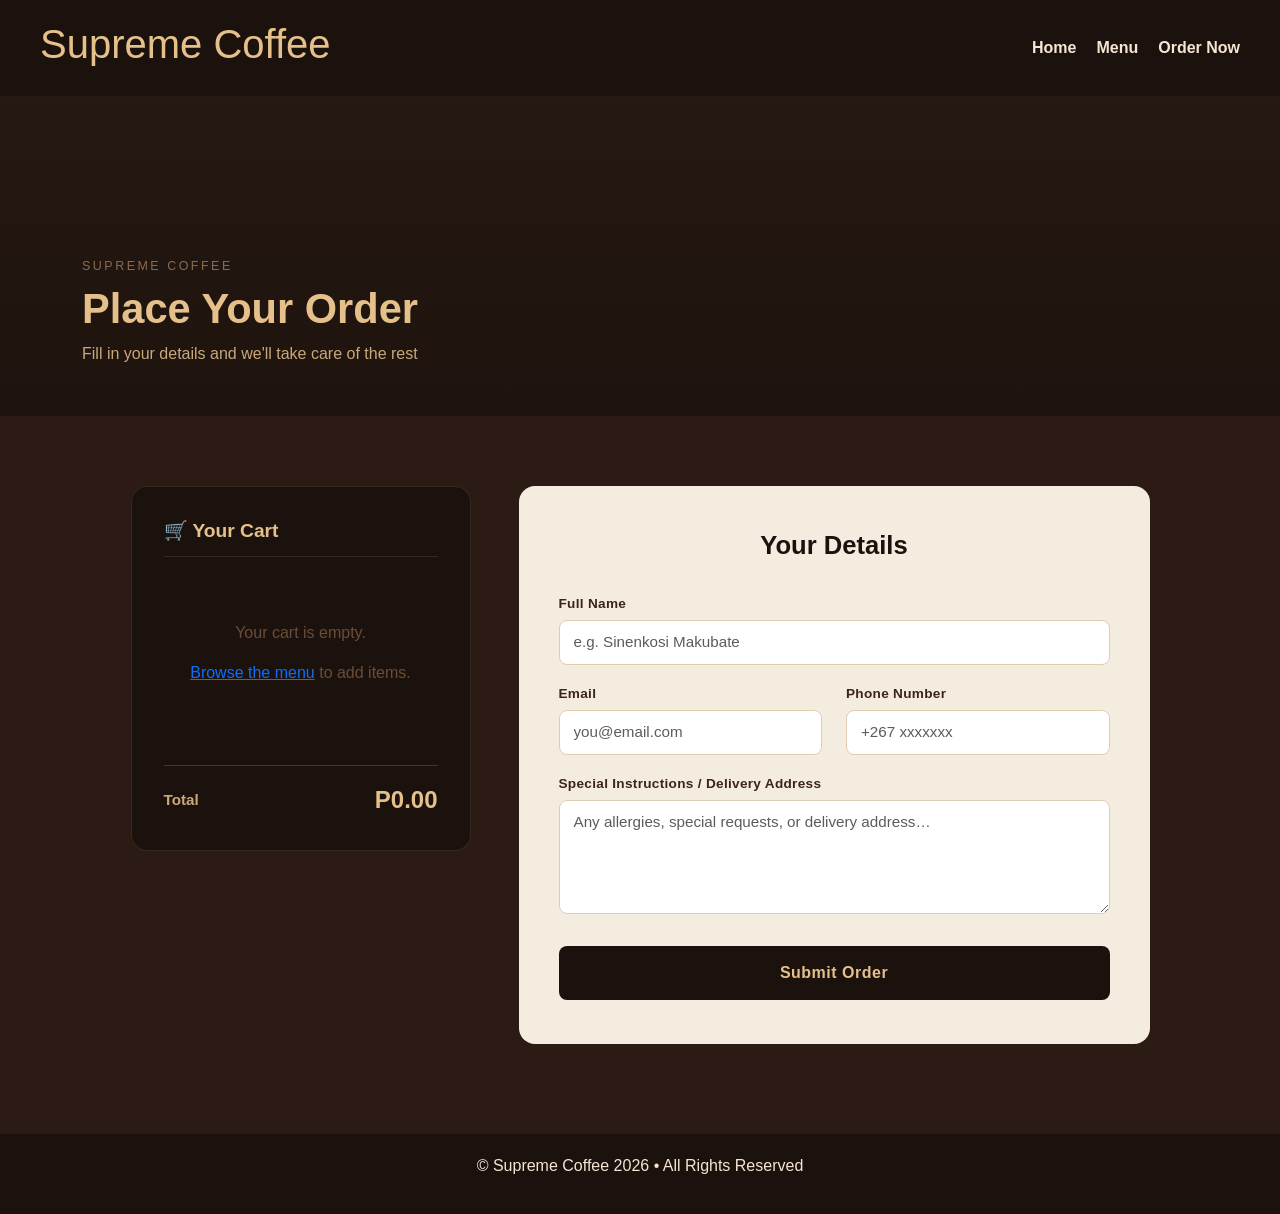
<file: contact.html>
<!DOCTYPE html>
<html lang="en">
<head>
  <meta charset="UTF-8">
  <meta name="viewport" content="width=device-width, initial-scale=1.0">
  <title>Supreme Coffee — Order</title>
  <link href="https://cdn.jsdelivr.net/npm/bootstrap@5.3.3/dist/css/bootstrap.min.css" rel="stylesheet">
  <link rel="stylesheet" href="style.css">
  <style>
    /* ── Page banner ── */
    .page-banner {
        height: 320px;
        background: linear-gradient(to bottom, rgba(28,18,13,0.35) 0%, rgba(28,18,13,0.88) 100%),
                    url('https://images.unsplash.com/photo-1509042239860-f550ce710b93?auto=format&fit=crop&w=2000&q=80')
                    center/cover no-repeat;
        display: flex;
        align-items: flex-end;
        padding-bottom: 50px;
    }
    .banner-eyebrow {
        color: #8a6a52;
        font-size: 0.78rem;
        letter-spacing: 2.5px;
        text-transform: uppercase;
        margin-bottom: 8px;
    }
    .banner-title {
        color: #e5c08b;
        font-size: clamp(1.8rem, 3.5vw, 2.6rem);
        font-weight: 700;
        margin: 0;
    }
    .banner-sub {
        color: #c9a87a;
        margin: 8px 0 0;
        font-size: 1rem;
    }

    /* ── Two-column layout area ── */
    .order-area {
        background: #2b1b14;
        padding: 70px 0 90px;
    }

    /* ── Cart panel ── */
    .cart-panel {
        background: #1c120d;
        border: 1px solid rgba(229,192,139,0.12);
        border-radius: 16px;
        padding: 32px;
        position: sticky;
        top: 24px;
    }
    .cart-panel h3 {
        color: #e5c08b;
        font-size: 1.2rem;
        font-weight: 700;
        margin-bottom: 24px;
        padding-bottom: 14px;
        border-bottom: 1px solid rgba(229,192,139,0.12);
    }
    .cart-item {
        display: flex;
        justify-content: space-between;
        align-items: center;
        padding: 12px 0;
        border-bottom: 1px solid rgba(255,255,255,0.05);
    }
    .cart-item-name { 
        color: #f5e6d3; 
        font-size: 0.95rem;
        flex: 1;
    }
    .cart-item-qty {
        display: flex;
        align-items: center;
        gap: 8px;
        background: rgba(0,0,0,0.2);
        padding: 4px 8px;
        border-radius: 6px;
    }
    .qty-btn-small {
        width: 24px;
        height: 24px;
        border: none;
        background: rgba(229,192,139,0.2);
        color: #e5c08b;
        border-radius: 4px;
        cursor: pointer;
        font-weight: bold;
    }
    .cart-item-price { 
        color: #e5c08b; 
        font-weight: 700; 
        font-size: 0.95rem;
        margin-left: 12px;
    }
    .remove-all {
        background: none;
        border: none;
        color: #d9534f;
        font-size: 1.1rem;
        cursor: pointer;
        padding: 0 6px;
    }
    .cart-total-row {
        display: flex;
        justify-content: space-between;
        align-items: center;
        margin-top: 24px;
        padding-top: 16px;
        border-top: 1px solid rgba(229,192,139,0.2);
    }
    .cart-total-label { color: #c9a87a; font-size: 0.95rem; font-weight: 600; }
    .cart-total-amount { color: #e5c08b; font-size: 1.5rem; font-weight: 700; }

    .empty-cart-msg {
        text-align: center;
        padding: 40px 20px;
        color: #6a4d38;
    }

    /* Form styles (unchanged) */
    .order-form-wrap {
        background: #f5ece0;
        border-radius: 16px;
        padding: 44px 40px;
    }
    .order-form-wrap h2 {
        color: #1c120d;
        font-size: 1.6rem;
        font-weight: 700;
        margin-bottom: 30px;
        text-align: center;
    }
    .order-form-wrap .form-label {
        color: #3b241b;
        font-weight: 600;
        font-size: 0.85rem;
        letter-spacing: 0.3px;
        margin-bottom: 6px;
    }
    .order-form-wrap .form-control {
        background: white;
        border: 1.5px solid #e0ccb5;
        border-radius: 8px;
        color: #1c120d;
        padding: 10px 14px;
        font-size: 0.95rem;
    }
    .order-form-wrap .form-control:focus {
        border-color: #c8a46a;
        box-shadow: 0 0 0 3px rgba(229,192,139,0.2);
        outline: none;
    }
    .submit-btn {
        background: #1c120d;
        color: #e5c08b;
        border: none;
        border-radius: 8px;
        width: 100%;
        padding: 15px;
        font-size: 1rem;
        font-weight: 700;
        cursor: pointer;
        letter-spacing: 0.5px;
        transition: background 0.2s, transform 0.15s;
        margin-top: 8px;
    }
    .submit-btn:hover:not(:disabled) {
        background: #2b1b14;
        transform: translateY(-1px);
    }
    .submit-btn:disabled { opacity: 0.6; cursor: not-allowed; }

    #successMessage {
        display: none;
        background: #f5ece0;
        border-radius: 16px;
        padding: 60px 40px;
        text-align: center;
    }
  </style>
</head>
<body>

<header>
  <h1>Supreme Coffee</h1>
  <nav>
    <a href="index.html">Home</a>
    <a href="menu.html">Menu</a>
    <a href="contact.html" class="cart-link">
      Order Now
      <span id="cart-badge"></span>
    </a>
  </nav>
</header>

<!-- Banner -->
<div class="page-banner">
  <div class="container">
    <p class="banner-eyebrow">Supreme Coffee</p>
    <h1 class="banner-title">Place Your Order</h1>
    <p class="banner-sub">Fill in your details and we'll take care of the rest</p>
  </div>
</div>

<!-- Order area -->
<div class="order-area">
  <div class="container">
    <div class="row g-5 justify-content-center">

      <!-- Cart -->
      <div class="col-lg-4">
        <div class="cart-panel">
          <h3>🛒 Your Cart</h3>
          <div id="cart-items"></div>
          <div class="cart-total-row">
            <span class="cart-total-label">Total</span>
            <span class="cart-total-amount" id="cart-total">P0.00</span>
          </div>
        </div>
      </div>

      <!-- Form -->
      <div class="col-lg-7">
        <div class="order-form-wrap" id="formWrap">
          <h2>Your Details</h2>

          <form id="orderForm">
            <div class="mb-3">
              <label class="form-label">Full Name</label>
              <input type="text" name="name" class="form-control" placeholder="e.g. Sinenkosi Makubate" required>
            </div>
            <div class="row">
              <div class="col-md-6 mb-3">
                <label class="form-label">Email</label>
                <input type="email" name="email" class="form-control" placeholder="you@email.com" required>
              </div>
              <div class="col-md-6 mb-3">
                <label class="form-label">Phone Number</label>
                <input type="tel" name="phone" class="form-control" placeholder="+267 xxxxxxx" required>
              </div>
            </div>
            <div class="mb-4">
              <label class="form-label">Special Instructions / Delivery Address</label>
              <textarea name="instructions" class="form-control" rows="4"
                        placeholder="Any allergies, special requests, or delivery address…"></textarea>
            </div>

            <input type="hidden" name="order_summary" id="hidden-order">
            <input type="hidden" name="_subject" value="New Order from Supreme Coffee Website">

            <button type="submit" id="submitBtn" class="submit-btn">Submit Order</button>
          </form>
        </div>

        <!-- Success -->
        <div id="successMessage">
          <span class="success-icon">☕</span>
          <h2>Order Received!</h2>
          <p class="lead">Thank you! Your order has been submitted successfully.</p>
          <p>We'll contact you shortly to confirm.</p>
          <button onclick="window.location.reload()" class="submit-btn mt-4" style="max-width:280px; margin: 24px auto 0;">
            Place Another Order
          </button>
        </div>
      </div>

    </div>
  </div>
</div>

<footer>
  <p>© Supreme Coffee 2026 • All Rights Reserved</p>
</footer>

<script>
  let cart = JSON.parse(localStorage.getItem('cart')) || [];

  function saveCart() { 
    localStorage.setItem('cart', JSON.stringify(cart)); 
  }

  function renderCart() {
    const container = document.getElementById('cart-items');
    let total = 0;
    container.innerHTML = '';

    if (cart.length === 0) {
      container.innerHTML = `
        <div class="empty-cart-msg">
          <p>Your cart is empty.</p>
          <p><a href="menu.html">Browse the menu</a> to add items.</p>
        </div>`;
      document.getElementById('cart-total').textContent = 'P0.00';
      document.getElementById('hidden-order').value = '[]';
      return;
    }

    // Group items by name
    const grouped = {};
    cart.forEach(item => {
      if (!grouped[item.name]) {
        grouped[item.name] = { ...item, qty: 0 };
      }
      grouped[item.name].qty++;
    });

    Object.values(grouped).forEach(group => {
      const priceNum = parseFloat(group.price.replace('P', ''));
      const itemTotal = priceNum * group.qty;
      total += itemTotal;

      container.innerHTML += `
        <div class="cart-item">
          <div class="cart-item-name">
            ${group.name} 
            <span style="color:#c9a87a; font-size:0.85rem;">×${group.qty}</span>
          </div>
          <div style="display:flex; align-items:center; gap:8px;">
            <div class="cart-item-qty">
              <button class="qty-btn-small" onclick="changeCartQty('${group.name}', -1)">−</button>
              <span style="min-width:20px; text-align:center;">${group.qty}</span>
              <button class="qty-btn-small" onclick="changeCartQty('${group.name}', 1)">+</button>
            </div>
            <span class="cart-item-price">P${itemTotal.toFixed(2)}</span>
            <button class="remove-all" onclick="removeAll('${group.name}')" title="Remove all">✕</button>
          </div>
        </div>`;
    });

    document.getElementById('cart-total').textContent = `P${total.toFixed(2)}`;
    document.getElementById('hidden-order').value = JSON.stringify(cart, null, 2);
  }

  function changeCartQty(name, delta) {
    const index = cart.findIndex(item => item.name === name);
    if (index === -1) return;

    if (delta === -1) {
      cart.splice(index, 1);
    } else {
      cart.push({name: name, price: cart[index].price});
    }
    saveCart();
    renderCart();
    updateCartBadge();
  }

  function removeAll(name) {
    cart = cart.filter(item => item.name !== name);
    saveCart();
    renderCart();
    updateCartBadge();
  }

  function updateCartBadge() {
    const badge = document.getElementById('cart-badge');
    if (cart.length > 0) { 
      badge.textContent = cart.length; 
      badge.style.display = 'inline'; 
    }
    else { 
      badge.style.display = 'none'; 
    }
  }

  // Initialize
  renderCart();
  updateCartBadge();

  // Form submission
  document.getElementById('orderForm').addEventListener('submit', async function(e) {
    e.preventDefault();
    if (cart.length === 0) { 
      alert('Your cart is empty! Add items from the menu first.'); 
      return; 
    }

    const btn = document.getElementById('submitBtn');
    btn.disabled = true;
    btn.textContent = 'Sending…';

    try {
      const res = await fetch('https://formspree.io/f/mbdwzlar', {
        method: 'POST',
        body: new FormData(this),
        headers: { 'Accept': 'application/json' }
      });
      if (res.ok) {
        document.getElementById('formWrap').style.display = 'none';
        document.getElementById('successMessage').style.display = 'block';
        localStorage.removeItem('cart');
        updateCartBadge();
      } else {
        alert('Something went wrong. Please try again.');
        btn.disabled = false; 
        btn.textContent = 'Submit Order';
      }
    } catch {
      alert('Connection error. Check your internet and try again.');
      btn.disabled = false; 
      btn.textContent = 'Submit Order';
    }
  });
</script>
</body>
</html>
</file>
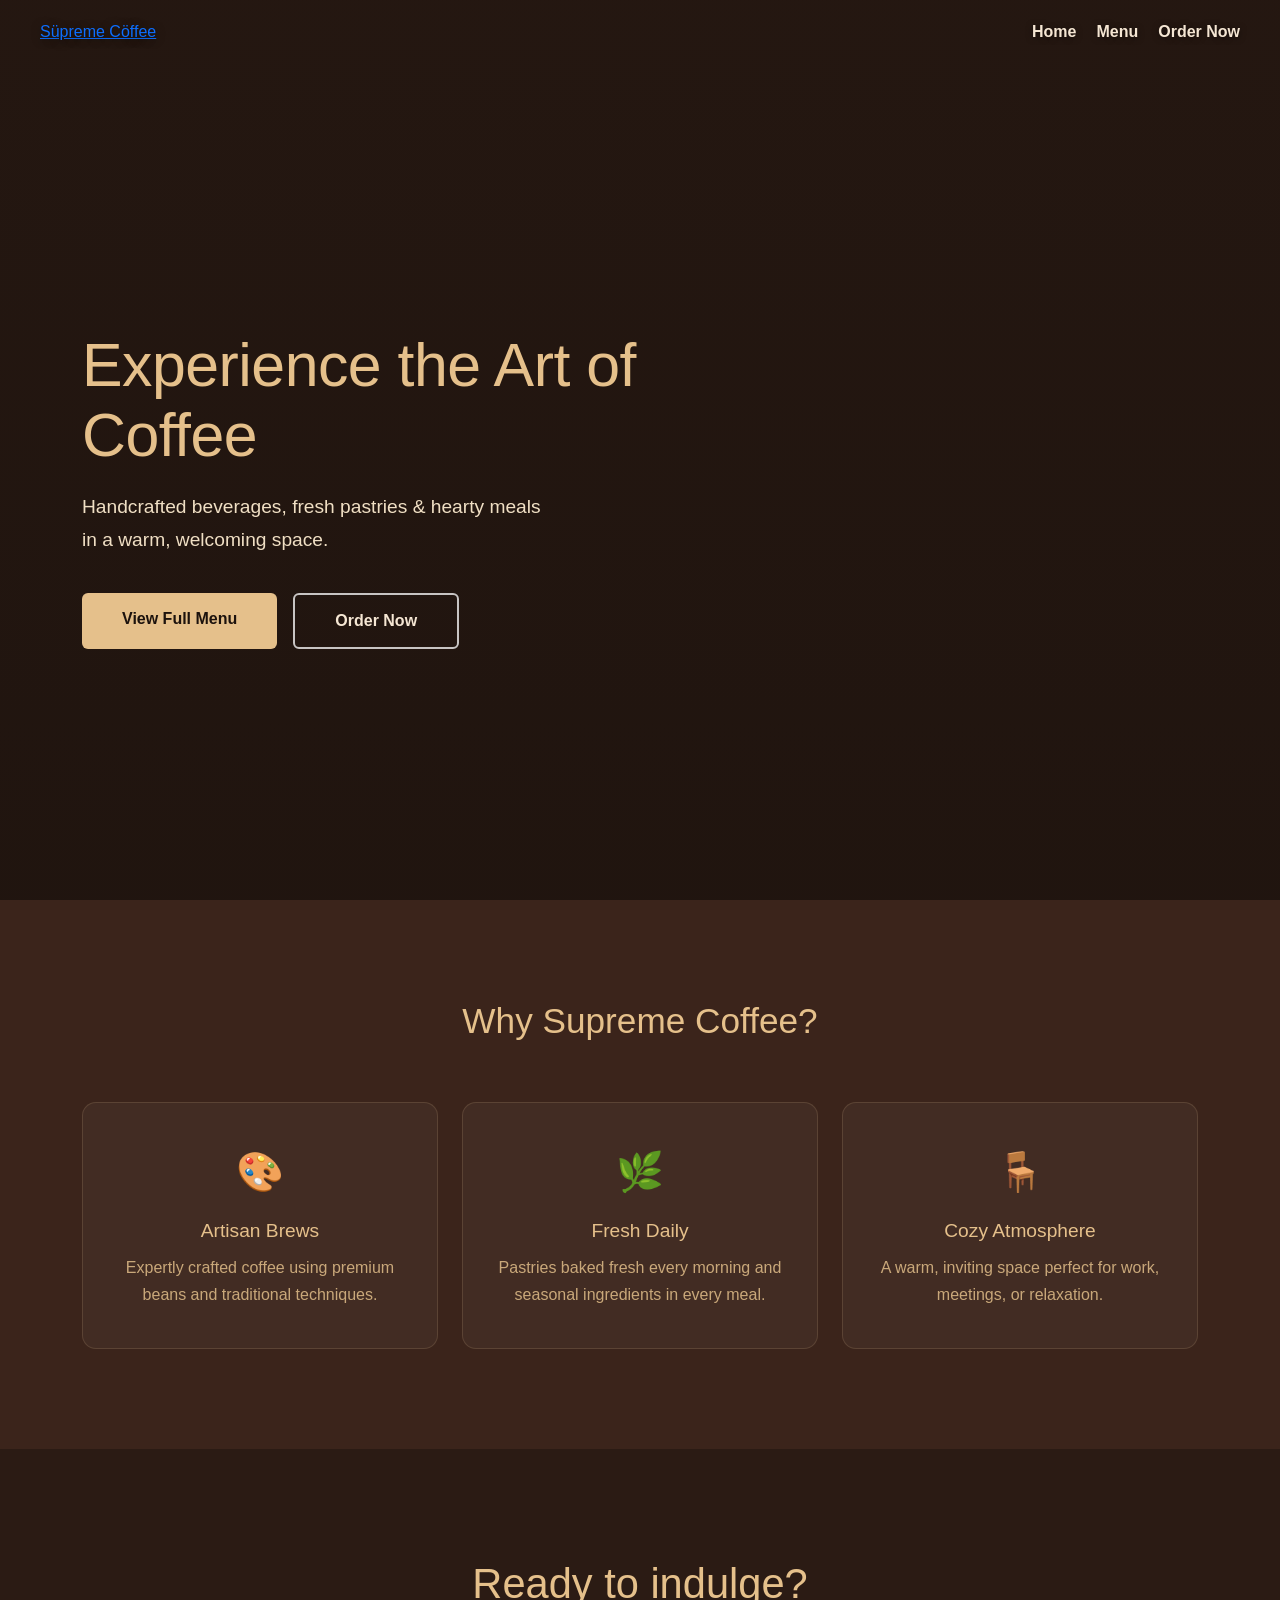
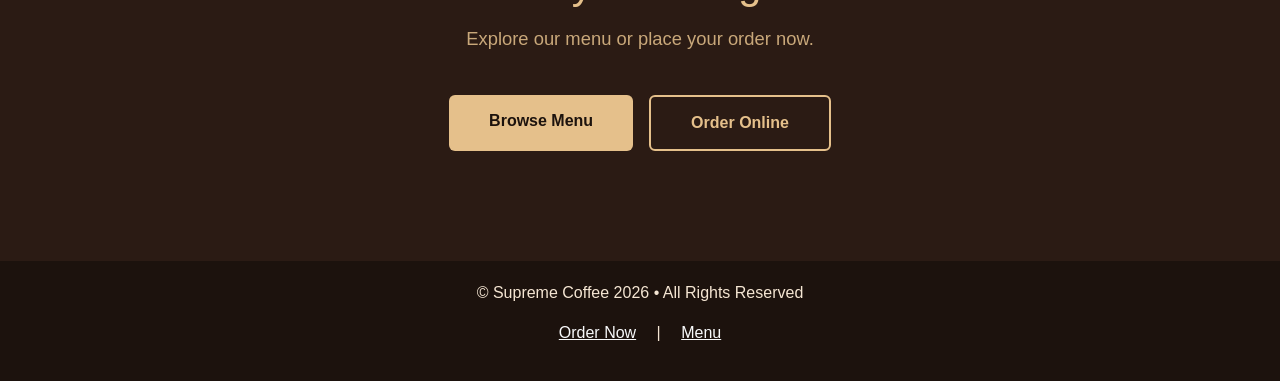
<file: index (1).html>
<!DOCTYPE html>
<html lang="en">
<head>
    <meta charset="UTF-8">
    <meta name="viewport" content="width=device-width, initial-scale=1.0">
    <title>Supreme Coffee</title>
    <link href="https://cdn.jsdelivr.net/npm/bootstrap@5.3.3/dist/css/bootstrap.min.css" rel="stylesheet">
    <link rel="stylesheet" href="style.css">
    <link href="https://fonts.googleapis.com/css2?family=Dancing+Script:wght@700&display=swap" rel="stylesheet">
    <style>
        /* ── Transparent overlay header for home page ── */
        header.home-header {
            position: absolute;
            top: 0; left: 0; right: 0;
            background: transparent;
            z-index: 200;
        }
        header.home-header nav a {
            color: #f5e6d3;
            text-shadow: 0 1px 6px rgba(0,0,0,0.5);
        }
        header.home-header nav a:hover { color: #e5c08b; }
        header.home-header .site-logo {
            text-shadow: 0 2px 10px rgba(0,0,0,0.5);
        }

        /* ── Full-bleed hero, behind the header ── */
        .hero {
            height: 100vh;
            min-height: 650px;
            background: linear-gradient(
                            to bottom,
                            rgba(28,18,13,0.45) 0%,
                            rgba(28,18,13,0.72) 100%
                        ),
                        url("https://images.unsplash.com/photo-1509042239860-f550ce710b93?auto=format&fit=crop&w=2000&q=80")
                        center/cover no-repeat;
            display: flex;
            align-items: center;
            padding-top: 80px; /* offset so text clears the header */
        }

        .hero-text { max-width: 560px; }

        .hero-text h2 {
            font-size: clamp(2.4rem, 5vw, 3.8rem);
            line-height: 1.15;
            letter-spacing: -0.5px;
            color: #e5c08b;
            margin-bottom: 20px;
        }

        .hero-text p {
            font-size: 1.2rem;
            color: #f0dfc4;
            margin-bottom: 36px;
            line-height: 1.7;
        }

        .hero-btn-primary {
            background: #e5c08b;
            color: #1c120d;
            font-weight: 700;
            padding: 14px 40px;
            border-radius: 6px;
            text-decoration: none;
            font-size: 1rem;
            transition: background 0.2s, transform 0.2s;
        }
        .hero-btn-primary:hover {
            background: #d4ad77;
            transform: translateY(-2px);
            color: #1c120d;
        }

        .hero-btn-outline {
            border: 2px solid rgba(255,255,255,0.75);
            color: #f5e6d3;
            padding: 14px 40px;
            border-radius: 6px;
            text-decoration: none;
            font-size: 1rem;
            font-weight: 600;
            transition: border-color 0.2s, color 0.2s, transform 0.2s;
        }
        .hero-btn-outline:hover {
            border-color: #e5c08b;
            color: #e5c08b;
            transform: translateY(-2px);
        }

        /* ── Features ── */
        .features-section {
            background: #3b241b;
            padding: 100px 0;
        }
        .features-section h2 {
            color: #e5c08b;
            font-size: 2.2rem;
            margin-bottom: 60px;
        }
        .feature-card {
            background: rgba(255,255,255,0.04);
            border: 1px solid rgba(229,192,139,0.15);
            border-radius: 14px;
            padding: 40px 30px;
            text-align: center;
            transition: transform 0.35s ease, background 0.35s ease, border-color 0.35s;
        }
        .feature-card:hover {
            transform: translateY(-12px);
            background: rgba(229,192,139,0.08);
            border-color: rgba(229,192,139,0.4);
        }
        .feature-icon {
            font-size: 2.4rem;
            margin-bottom: 18px;
            display: block;
        }
        .feature-card h3 {
            color: #e5c08b;
            font-size: 1.2rem;
            margin-bottom: 12px;
        }
        .feature-card p {
            color: #c9a87a;
            line-height: 1.7;
            margin: 0;
        }

        /* ── CTA strip ── */
        .cta-section {
            background: #2b1b14;
            padding: 110px 20px;
            text-align: center;
        }
        .cta-section h2 {
            color: #e5c08b;
            font-size: 2.6rem;
            margin-bottom: 16px;
        }
        .cta-section p {
            color: #c9a87a;
            font-size: 1.15rem;
            margin-bottom: 42px;
        }
    </style>
</head>
<body>

<!-- Transparent header overlays the hero -->
<header class="home-header">
    <a href="index.html" class="site-logo">Süpreme Cöffee</a>
    <nav>
        <a href="index.html">Home</a>
        <a href="menu.html">Menu</a>
        <a href="contact.html" class="cart-link">
            Order Now
            <span id="cart-badge"></span>
        </a>
    </nav>
</header>

<!-- Hero — true full viewport -->
<section class="hero">
    <div class="container">
        <div class="hero-text">
            <h2>Experience the Art of Coffee</h2>
            <p>Handcrafted beverages, fresh pastries &amp; hearty meals<br>in a warm, welcoming space.</p>
            <div class="d-flex flex-wrap gap-3">
                <a href="menu.html" class="hero-btn-primary">View Full Menu</a>
                <a href="contact.html" class="hero-btn-outline">Order Now</a>
            </div>
        </div>
    </div>
</section>

<!-- Features -->
<section class="features-section">
    <div class="container">
        <h2 class="text-center">Why Supreme Coffee?</h2>
        <div class="row g-4">
            <div class="col-md-4">
                <div class="feature-card h-100">
                    <span class="feature-icon">🎨</span>
                    <h3>Artisan Brews</h3>
                    <p>Expertly crafted coffee using premium beans and traditional techniques.</p>
                </div>
            </div>
            <div class="col-md-4">
                <div class="feature-card h-100">
                    <span class="feature-icon">🌿</span>
                    <h3>Fresh Daily</h3>
                    <p>Pastries baked fresh every morning and seasonal ingredients in every meal.</p>
                </div>
            </div>
            <div class="col-md-4">
                <div class="feature-card h-100">
                    <span class="feature-icon">🪑</span>
                    <h3>Cozy Atmosphere</h3>
                    <p>A warm, inviting space perfect for work, meetings, or relaxation.</p>
                </div>
            </div>
        </div>
    </div>
</section>

<!-- CTA -->
<section class="cta-section">
    <div class="container">
        <h2>Ready to indulge?</h2>
        <p>Explore our menu or place your order now.</p>
        <div class="d-flex justify-content-center flex-wrap gap-3">
            <a href="menu.html" class="hero-btn-primary">Browse Menu</a>
            <a href="contact.html" class="hero-btn-outline" style="border-color:#e5c08b; color:#e5c08b;">
                Order Online
            </a>
        </div>
    </div>
</section>

<footer>
    <p>© Supreme Coffee 2026 • All Rights Reserved</p>
    <p class="mt-2">
        <a href="contact.html" class="text-light mx-3">Order Now</a> |
        <a href="menu.html" class="text-light mx-3">Menu</a>
    </p>
</footer>

<script src="https://cdn.jsdelivr.net/npm/bootstrap@5.3.3/dist/js/bootstrap.bundle.min.js"></script>
<script>
    function updateCartBadge() {
        const cart = JSON.parse(localStorage.getItem('cart')) || [];
        const badge = document.getElementById('cart-badge');
        if (cart.length > 0) {
            badge.textContent = cart.length;
            badge.style.display = 'inline';
        } else {
            badge.style.display = 'none';
        }
    }
    updateCartBadge();
</script>
</body>
</html>
</file>
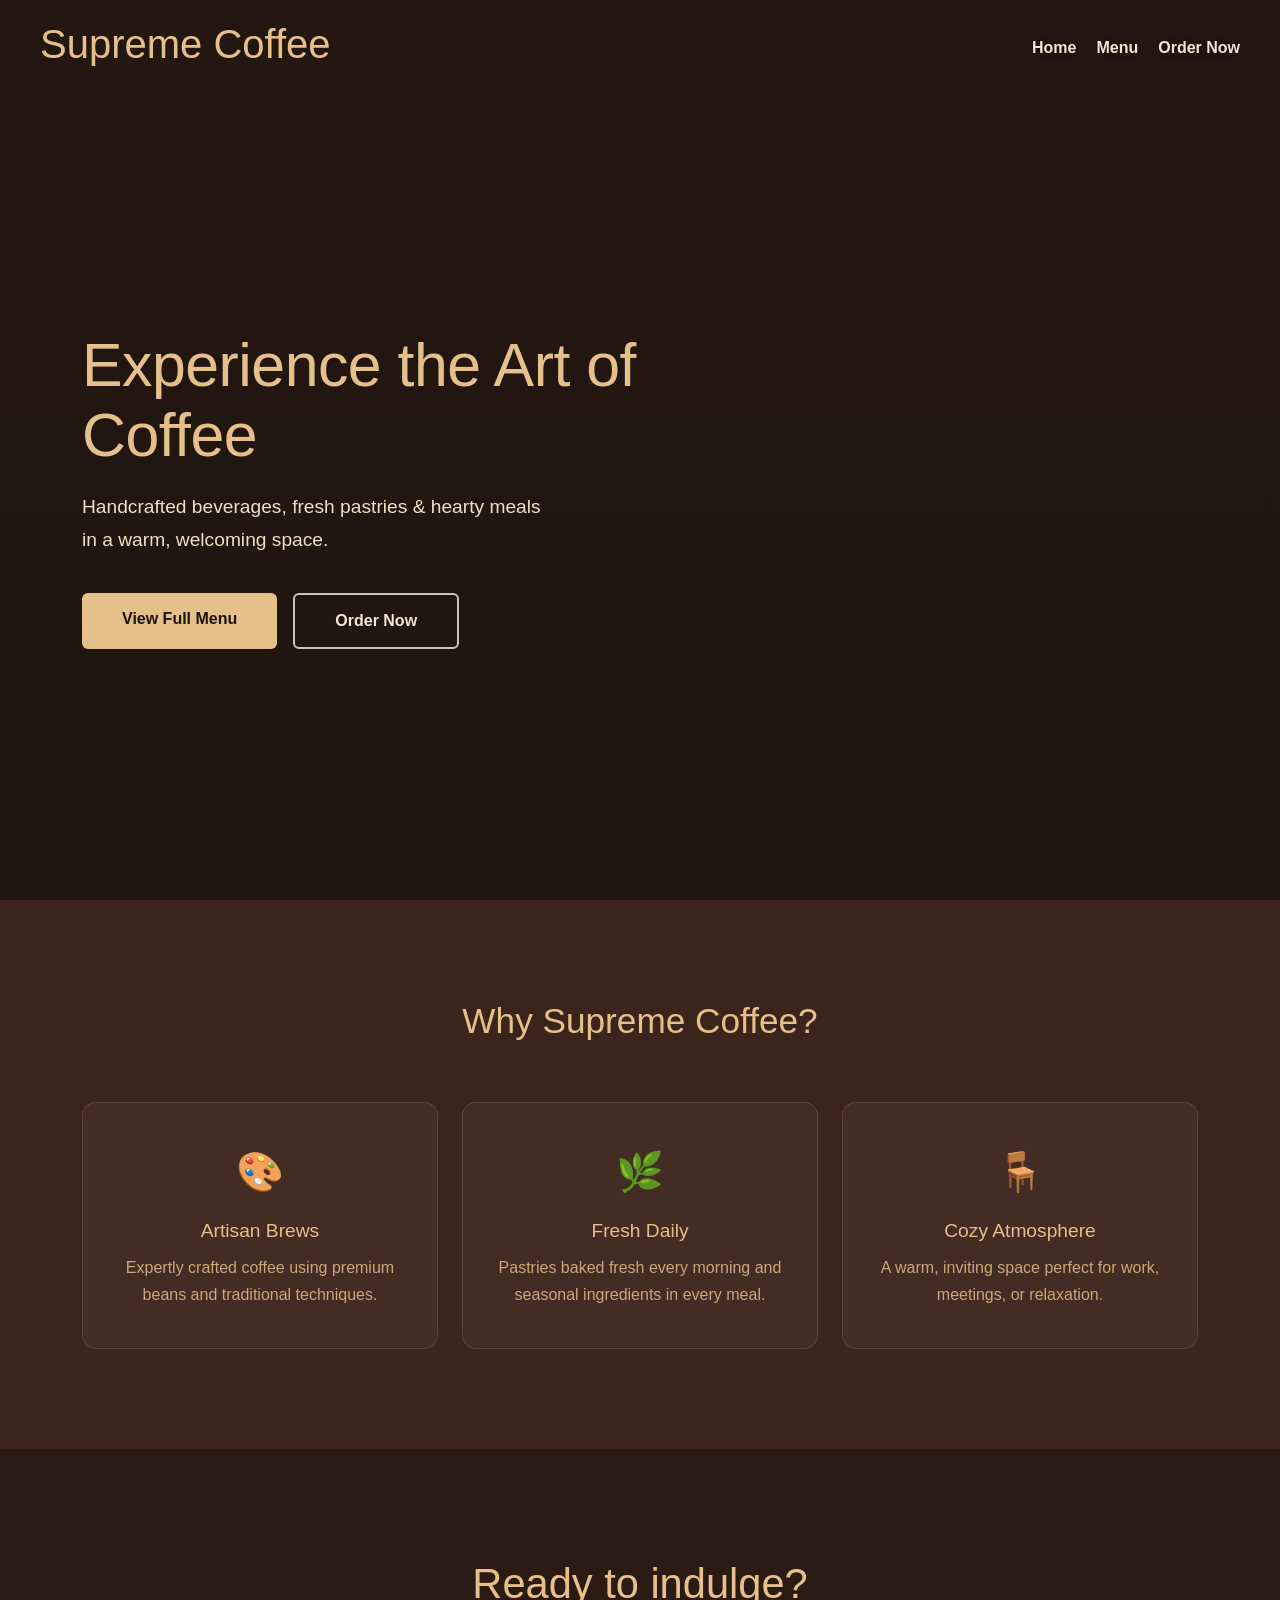
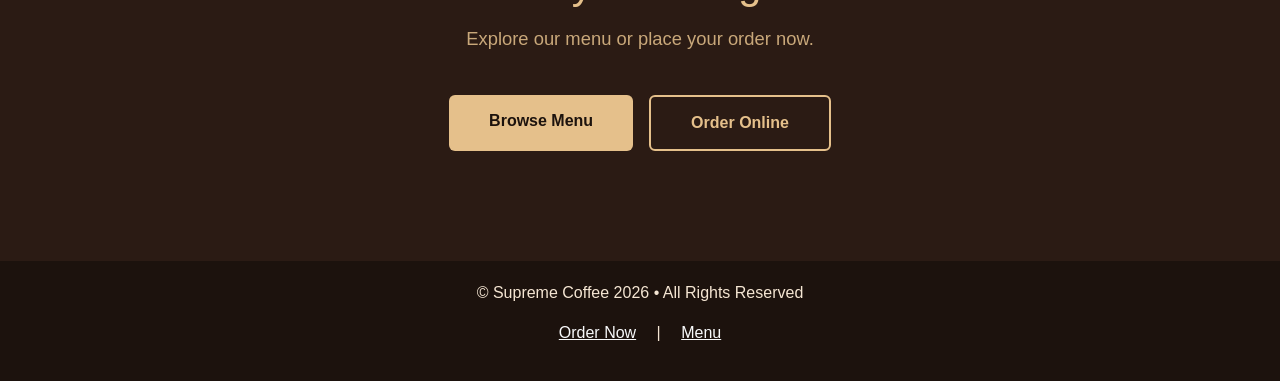
<file: index (2).html>
<!DOCTYPE html>
<html lang="en">
<head>
    <meta charset="UTF-8">
    <meta name="viewport" content="width=device-width, initial-scale=1.0">
    <title>Supreme Coffee</title>
    <link href="https://cdn.jsdelivr.net/npm/bootstrap@5.3.3/dist/css/bootstrap.min.css" rel="stylesheet">
    <link rel="stylesheet" href="style.css">
    <style>
        /* ── Transparent overlay header for home page ── */
        header.home-header {
            position: absolute;
            top: 0; left: 0; right: 0;
            background: transparent;
            z-index: 200;
        }
        header.home-header nav a {
            color: #f5e6d3;
            text-shadow: 0 1px 6px rgba(0,0,0,0.5);
        }
        header.home-header nav a:hover { color: #e5c08b; }
        header.home-header .site-logo {
            text-shadow: 0 2px 10px rgba(0,0,0,0.5);
        }

        /* ── Full-bleed hero, behind the header ── */
        .hero {
            height: 100vh;
            min-height: 650px;
            background: linear-gradient(
                            to bottom,
                            rgba(28,18,13,0.45) 0%,
                            rgba(28,18,13,0.72) 100%
                        ),
                        url("https://images.unsplash.com/photo-1509042239860-f550ce710b93?auto=format&fit=crop&w=2000&q=80")
                        center/cover no-repeat;
            display: flex;
            align-items: center;
            padding-top: 80px; /* offset so text clears the header */
        }

        .hero-text { max-width: 560px; }

        .hero-text h2 {
            font-size: clamp(2.4rem, 5vw, 3.8rem);
            line-height: 1.15;
            letter-spacing: -0.5px;
            color: #e5c08b;
            margin-bottom: 20px;
        }

        .hero-text p {
            font-size: 1.2rem;
            color: #f0dfc4;
            margin-bottom: 36px;
            line-height: 1.7;
        }

        .hero-btn-primary {
            background: #e5c08b;
            color: #1c120d;
            font-weight: 700;
            padding: 14px 40px;
            border-radius: 6px;
            text-decoration: none;
            font-size: 1rem;
            transition: background 0.2s, transform 0.2s;
        }
        .hero-btn-primary:hover {
            background: #d4ad77;
            transform: translateY(-2px);
            color: #1c120d;
        }

        .hero-btn-outline {
            border: 2px solid rgba(255,255,255,0.75);
            color: #f5e6d3;
            padding: 14px 40px;
            border-radius: 6px;
            text-decoration: none;
            font-size: 1rem;
            font-weight: 600;
            transition: border-color 0.2s, color 0.2s, transform 0.2s;
        }
        .hero-btn-outline:hover {
            border-color: #e5c08b;
            color: #e5c08b;
            transform: translateY(-2px);
        }

        /* ── Features ── */
        .features-section {
            background: #3b241b;
            padding: 100px 0;
        }
        .features-section h2 {
            color: #e5c08b;
            font-size: 2.2rem;
            margin-bottom: 60px;
        }
        .feature-card {
            background: rgba(255,255,255,0.04);
            border: 1px solid rgba(229,192,139,0.15);
            border-radius: 14px;
            padding: 40px 30px;
            text-align: center;
            transition: transform 0.35s ease, background 0.35s ease, border-color 0.35s;
        }
        .feature-card:hover {
            transform: translateY(-12px);
            background: rgba(229,192,139,0.08);
            border-color: rgba(229,192,139,0.4);
        }
        .feature-icon {
            font-size: 2.4rem;
            margin-bottom: 18px;
            display: block;
        }
        .feature-card h3 {
            color: #e5c08b;
            font-size: 1.2rem;
            margin-bottom: 12px;
        }
        .feature-card p {
            color: #c9a87a;
            line-height: 1.7;
            margin: 0;
        }

        /* ── CTA strip ── */
        .cta-section {
            background: #2b1b14;
            padding: 110px 20px;
            text-align: center;
        }
        .cta-section h2 {
            color: #e5c08b;
            font-size: 2.6rem;
            margin-bottom: 16px;
        }
        .cta-section p {
            color: #c9a87a;
            font-size: 1.15rem;
            margin-bottom: 42px;
        }
    </style>
</head>
<body>

<!-- Transparent header overlays the hero -->
<header class="home-header">
    <h1>Supreme Coffee</h1>
    <nav>
        <a href="index.html">Home</a>
        <a href="menu.html">Menu</a>
        <a href="contact.html" class="cart-link">
            Order Now
            <span id="cart-badge"></span>
        </a>
    </nav>
</header>

<!-- Hero — true full viewport -->
<section class="hero">
    <div class="container">
        <div class="hero-text">
            <h2>Experience the Art of Coffee</h2>
            <p>Handcrafted beverages, fresh pastries &amp; hearty meals<br>in a warm, welcoming space.</p>
            <div class="d-flex flex-wrap gap-3">
                <a href="menu.html" class="hero-btn-primary">View Full Menu</a>
                <a href="contact.html" class="hero-btn-outline">Order Now</a>
            </div>
        </div>
    </div>
</section>

<!-- Features -->
<section class="features-section">
    <div class="container">
        <h2 class="text-center">Why Supreme Coffee?</h2>
        <div class="row g-4">
            <div class="col-md-4">
                <div class="feature-card h-100">
                    <span class="feature-icon">🎨</span>
                    <h3>Artisan Brews</h3>
                    <p>Expertly crafted coffee using premium beans and traditional techniques.</p>
                </div>
            </div>
            <div class="col-md-4">
                <div class="feature-card h-100">
                    <span class="feature-icon">🌿</span>
                    <h3>Fresh Daily</h3>
                    <p>Pastries baked fresh every morning and seasonal ingredients in every meal.</p>
                </div>
            </div>
            <div class="col-md-4">
                <div class="feature-card h-100">
                    <span class="feature-icon">🪑</span>
                    <h3>Cozy Atmosphere</h3>
                    <p>A warm, inviting space perfect for work, meetings, or relaxation.</p>
                </div>
            </div>
        </div>
    </div>
</section>

<!-- CTA -->
<section class="cta-section">
    <div class="container">
        <h2>Ready to indulge?</h2>
        <p>Explore our menu or place your order now.</p>
        <div class="d-flex justify-content-center flex-wrap gap-3">
            <a href="menu.html" class="hero-btn-primary">Browse Menu</a>
            <a href="contact.html" class="hero-btn-outline" style="border-color:#e5c08b; color:#e5c08b;">
                Order Online
            </a>
        </div>
    </div>
</section>

<footer>
    <p>© Supreme Coffee 2026 • All Rights Reserved</p>
    <p class="mt-2">
        <a href="contact.html" class="text-light mx-3">Order Now</a> |
        <a href="menu.html" class="text-light mx-3">Menu</a>
    </p>
</footer>

<script src="https://cdn.jsdelivr.net/npm/bootstrap@5.3.3/dist/js/bootstrap.bundle.min.js"></script>
<script>
    function updateCartBadge() {
        const cart = JSON.parse(localStorage.getItem('cart')) || [];
        const badge = document.getElementById('cart-badge');
        if (cart.length > 0) {
            badge.textContent = cart.length;
            badge.style.display = 'inline';
        } else {
            badge.style.display = 'none';
        }
    }
    updateCartBadge();
</script>
</body>
</html>
</file>
<file: style.css>
body {
    margin: 0;
    font-family: Arial, Helvetica, sans-serif;
    background: #2b1b14;
    color: #f5e6d3;
}

header {
    display: flex;
    justify-content: space-between;
    align-items: center;
    padding: 20px 40px;
    background: #1c120d;
    position: sticky;
    top: 0;
    z-index: 100;
}

header h1 {
    color: #e5c08b;
}

nav {
    display: flex;
    align-items: center;
    gap: 20px;
}

nav a {
    color: #f5e6d3;
    text-decoration: none;
    font-weight: bold;
}

nav a:hover {
    color: #e5c08b;
}

/* Cart badge */
.cart-link {
    position: relative;
}

#cart-badge {
    position: absolute;
    top: -8px;
    right: -12px;
    background: #d9534f;
    color: white;
    font-size: 0.7rem;
    padding: 2px 6px;
    border-radius: 50px;
    font-weight: bold;
    display: none;
}

/* Floating Cart Button */
#floating-cart {
    position: fixed;
    bottom: 25px;
    right: 25px;
    background: #e5c08b;
    color: #1c120d;
    width: 60px;
    height: 60px;
    border-radius: 50%;
    display: flex;
    align-items: center;
    justify-content: center;
    font-size: 1.6rem;
    box-shadow: 0 4px 15px rgba(0,0,0,0.3);
    z-index: 1000;
    text-decoration: none;
    transition: all 0.3s ease;
}

#floating-cart:hover {
    transform: scale(1.1);
    background: #d4ad77;
}

#floating-cart .cart-count {
    position: absolute;
    top: -6px;
    right: -6px;
    background: #d9534f;
    color: white;
    font-size: 0.75rem;
    width: 22px;
    height: 22px;
    border-radius: 50%;
    display: flex;
    align-items: center;
    justify-content: center;
    font-weight: bold;
}

/* Mobile adjustments */
@media (max-width: 768px) {
    header {
        padding: 15px 20px;
    }
    
    .cart-panel {
        margin-bottom: 80px;
    }
    
    #floating-cart {
        width: 55px;
        height: 55px;
        bottom: 20px;
        right: 20px;
    }
}

/* Original styles */
.hero {
    height: 100vh;
    min-height: 600px;
    background: linear-gradient(rgba(28,18,13,0.65), rgba(28,18,13,0.75)),
                url("https://images.unsplash.com/photo-1509042239860-f550ce710b93?auto=format&fit=crop&w=2000&q=80")
                center/cover no-repeat;
    display: flex;
    align-items: center;
}

.hero-text {
    max-width: 520px;
}

.feature-card {
    background: #3b241b;
    transition: all 0.4s ease;
}

.feature-card:hover {
    transform: translateY(-15px);
    background: #4a2e24;
}

.button {
    display: inline-block;
    margin-top: 20px;
    padding: 10px 20px;
    background: #e5c08b;
    color: #1c120d;
    text-decoration: none;
    border-radius: 6px;
    font-weight: bold;
}

.features {
    display: flex;
    justify-content: space-around;
    padding: 60px 20px;
    background: #3b241b;
    text-align: center;
}

.feature {
    width: 250px;
}

.page-title {
    text-align: center;
    margin-top: 40px;
}

.menu-grid {
    display: grid;
    grid-template-columns: 1fr 1fr;
    gap: 40px;
    padding: 60px;
}

.coffee {
    text-align: center;
    background: #3b241b;
    padding: 20px;
    border-radius: 10px;
}

.coffee img {
    width: 100%;
    border-radius: 10px;
}

.contact {
    text-align: center;
    padding: 100px 20px;
}

footer {
    text-align: center;
    padding: 20px;
    background: #1c120d;
}
</file>
<file: styles.css>
body { 

    font-family: Arial, sans-serif; 

    color: #ffa500; 

    background-color: #000000; 

    margin: 0; 

    padding: 0; 

    line-height: 1.6; 
    header { 

    background-color: #000000; 

    color: rgb(11, 7, 83); 

    padding: 20px; 

    text-align: center; 

} 

 

header h1 { 

    margin: 0; 

} 

 

nav a { 

    color: white; 

    text-decoration: none; 

    margin: 0 10px; 

} 

 

nav a:hover { 

    text-decoration: underline; 
    main { 

    padding: 20px; 

    max-width: 800px; 

    margin: 0 auto; 

} 

 

main img { 

    max-width: 100%; 

    height: auto; 

    display: block; 

    margin: 20px 0; 
    footer { 

    background-color: #000000; 

    color: rgb(34, 7, 87); 

    text-align: center; 

    padding: 10px; 

    position: fixed; 

    bottom: 0; 

    width: 100%; 
    p { 

    font-size: 1.1em; 

} 

 

a { 

    color: #af614c; 

    text-decoration: none; 

} 

 

a:hover { 

    text-decoration: underline; 

} 
img { 

    border: 5px solid #af984c; 

    border-radius: 10px; 

} 
main a[href^="mailto:"] { 

    color: #ff2222; 

    font-weight: bold; 

}
</file>
